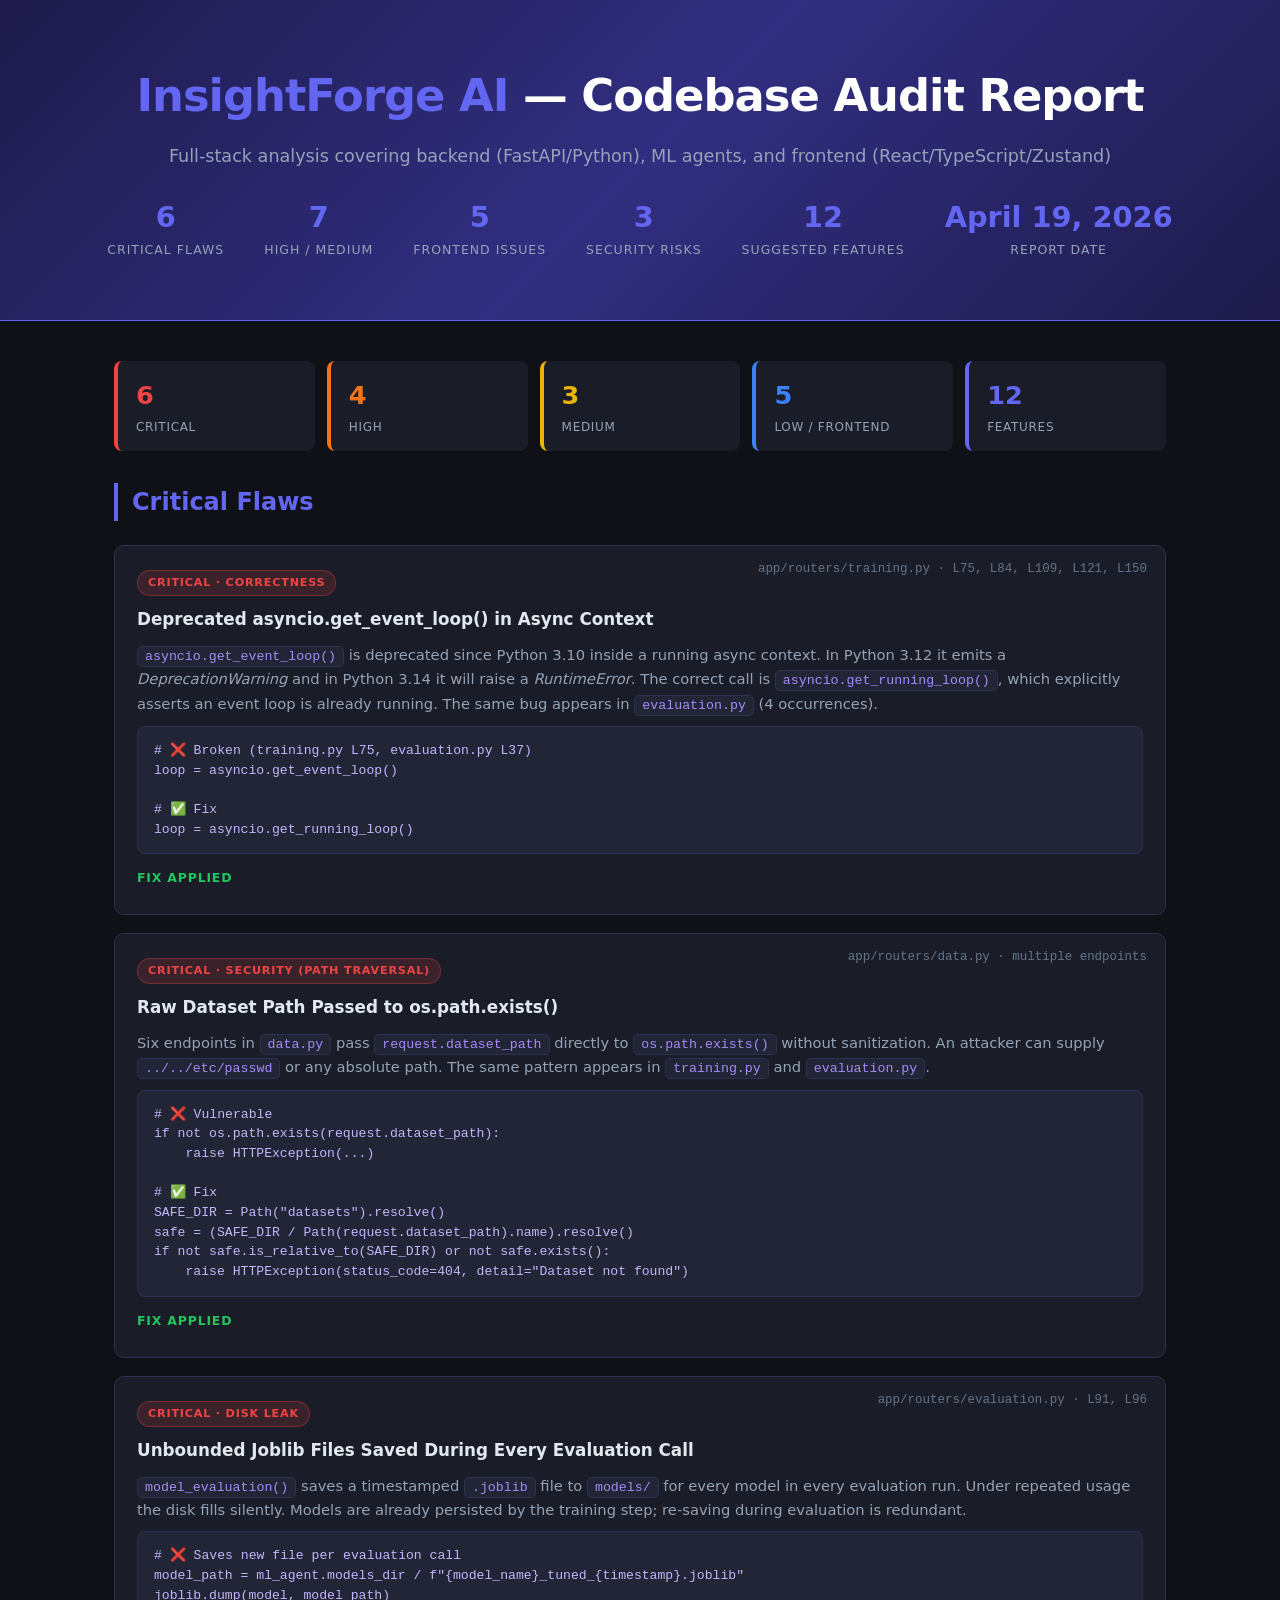
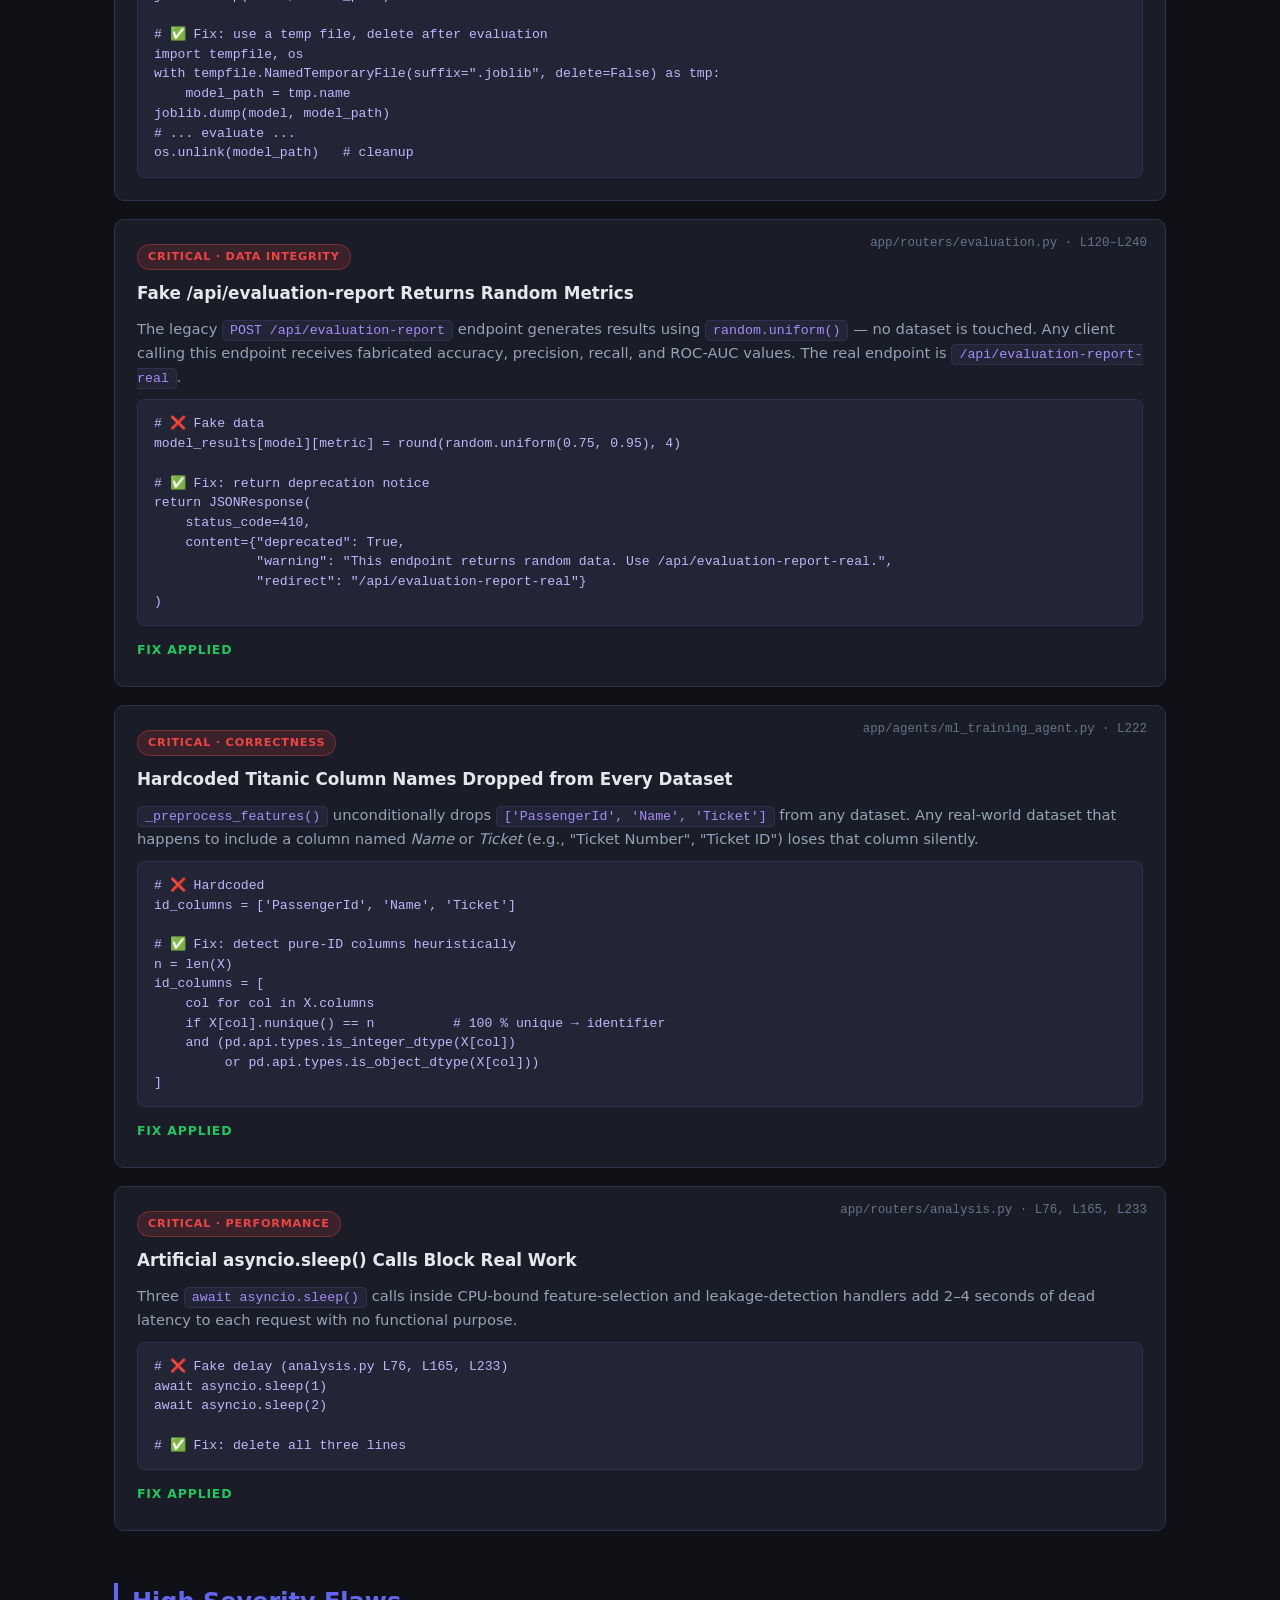
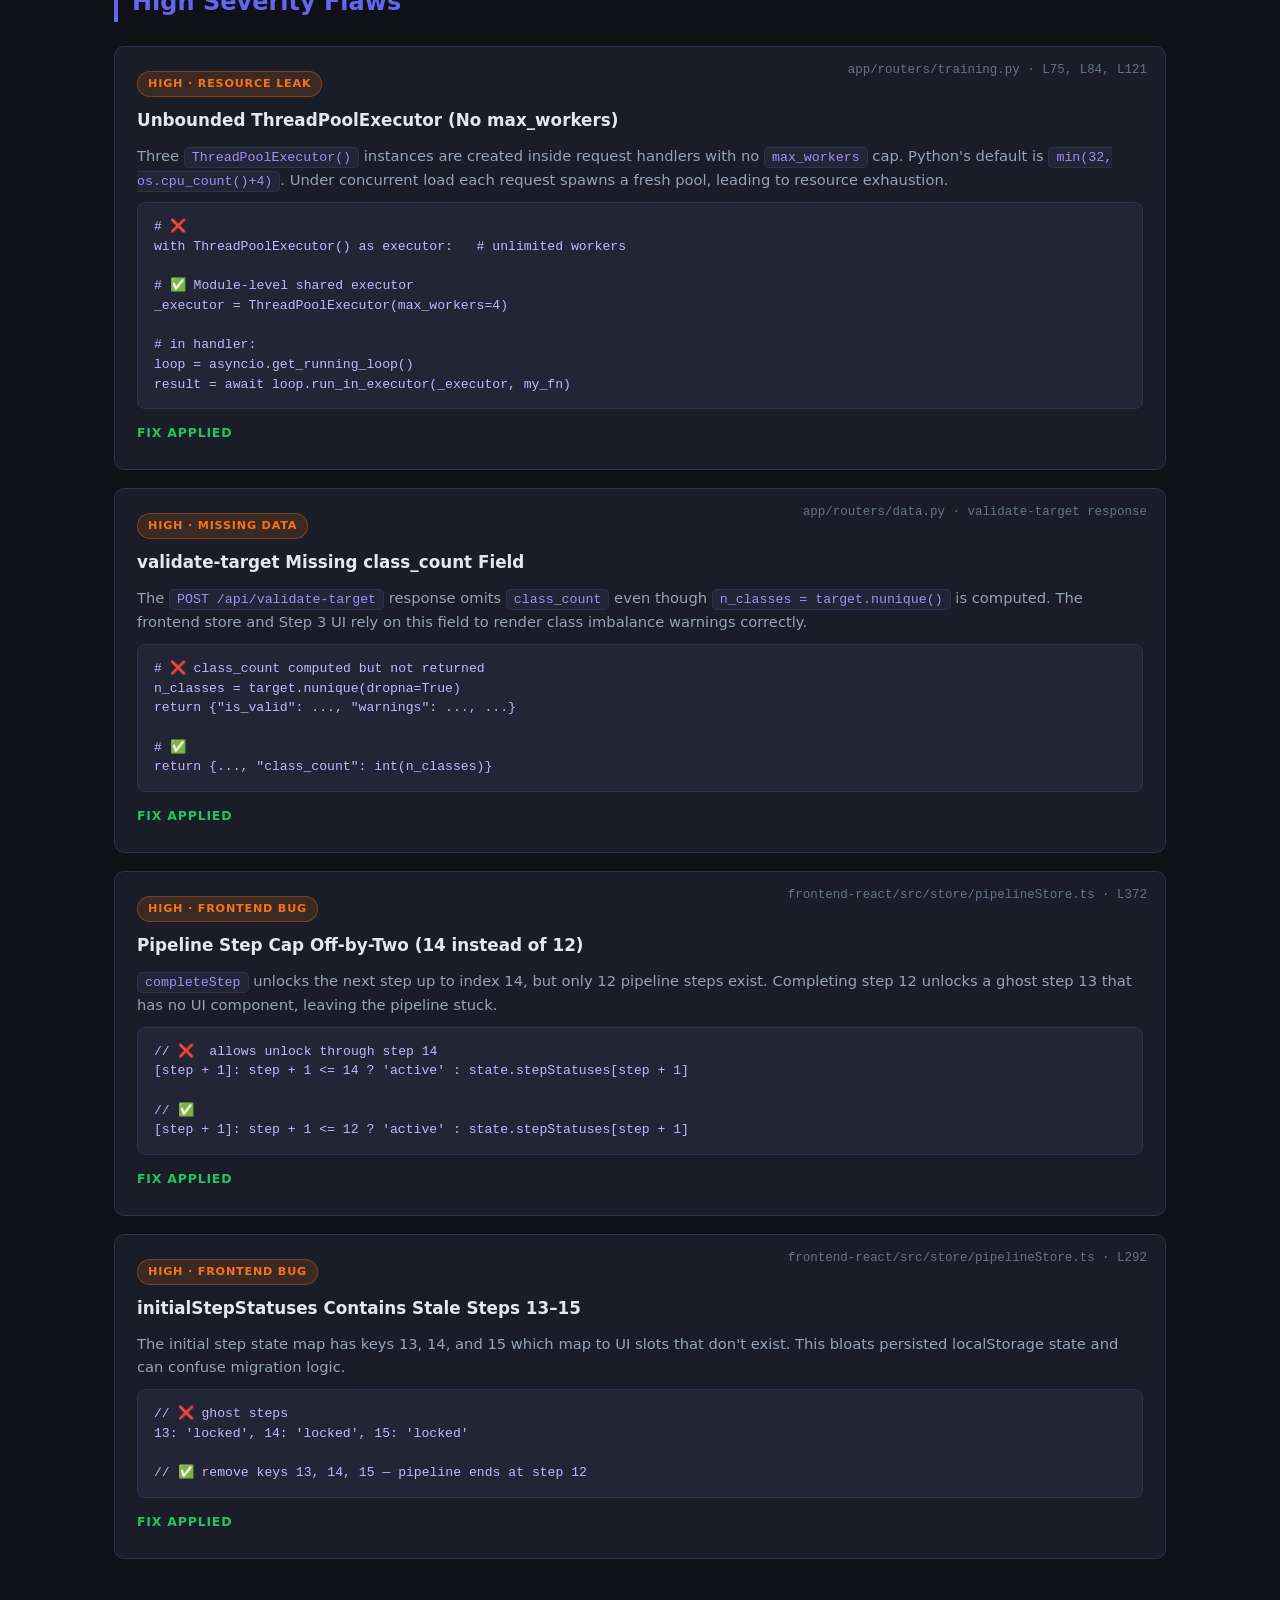
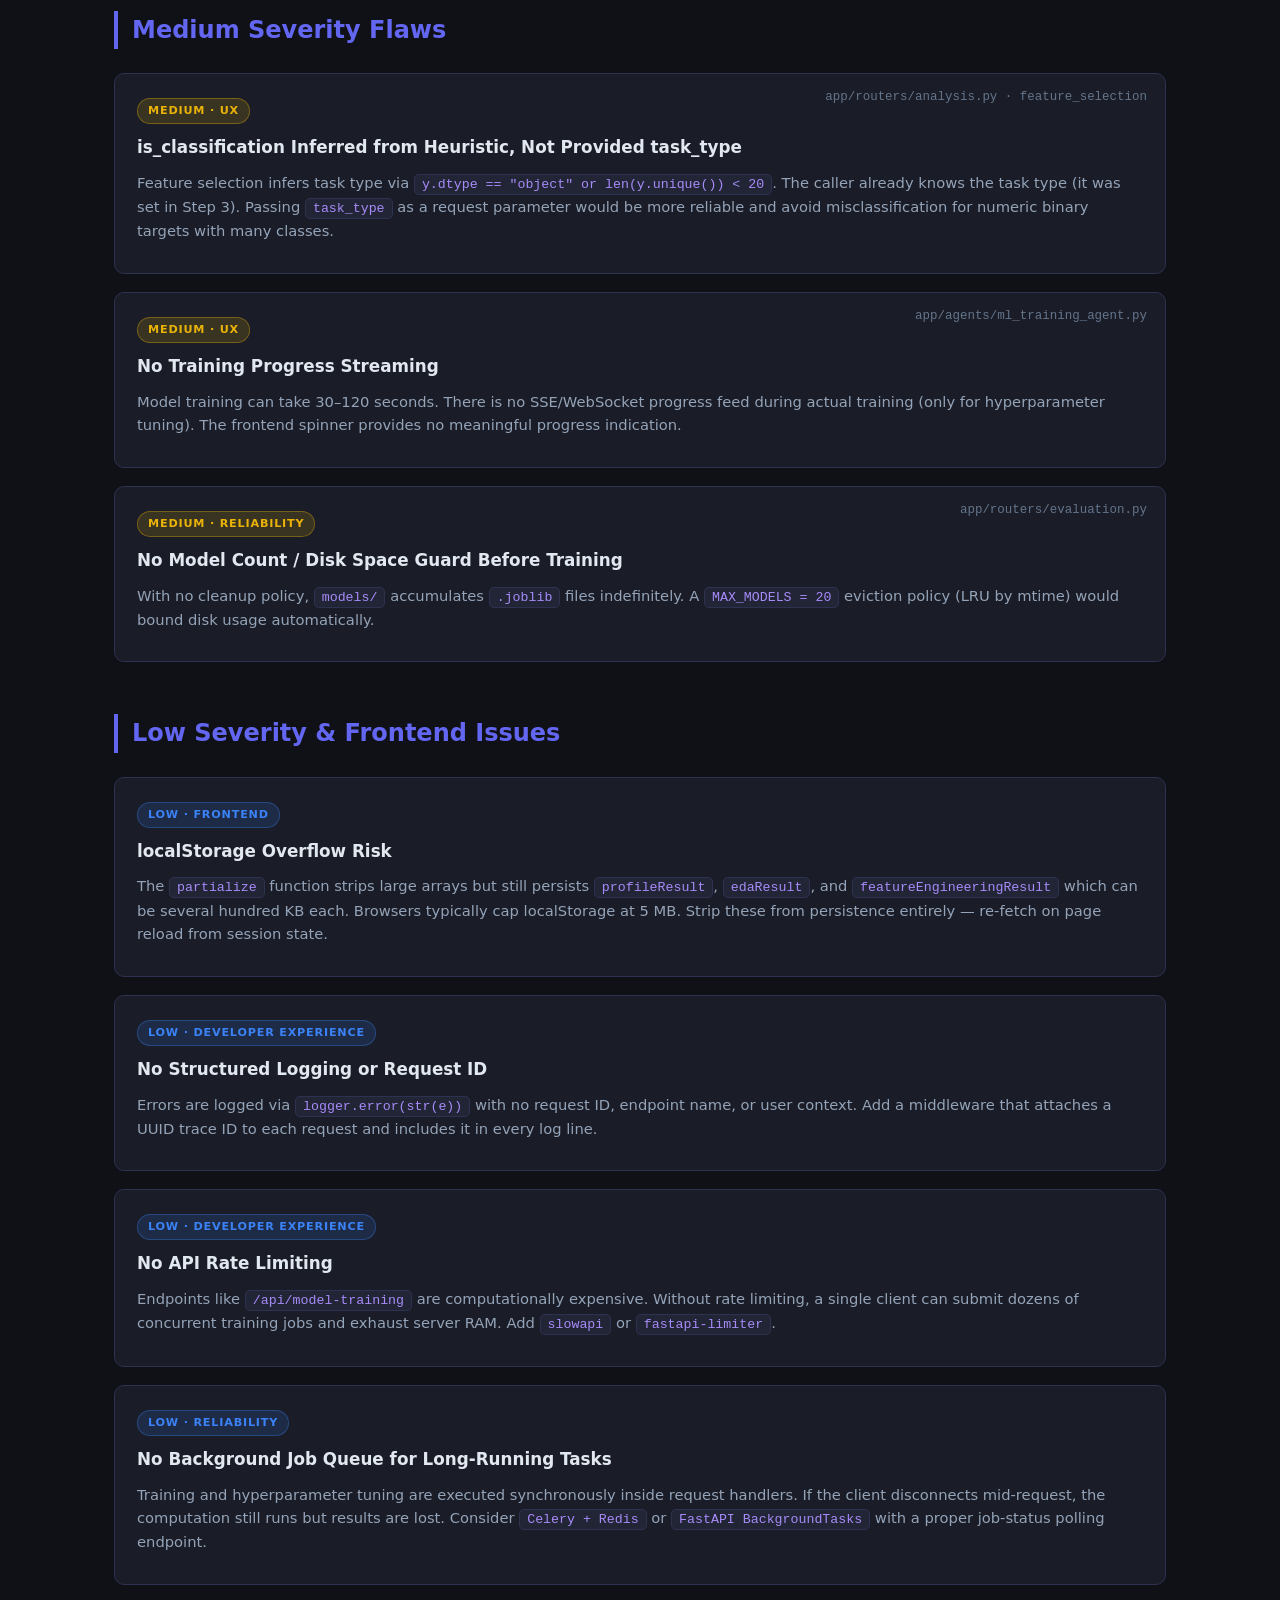
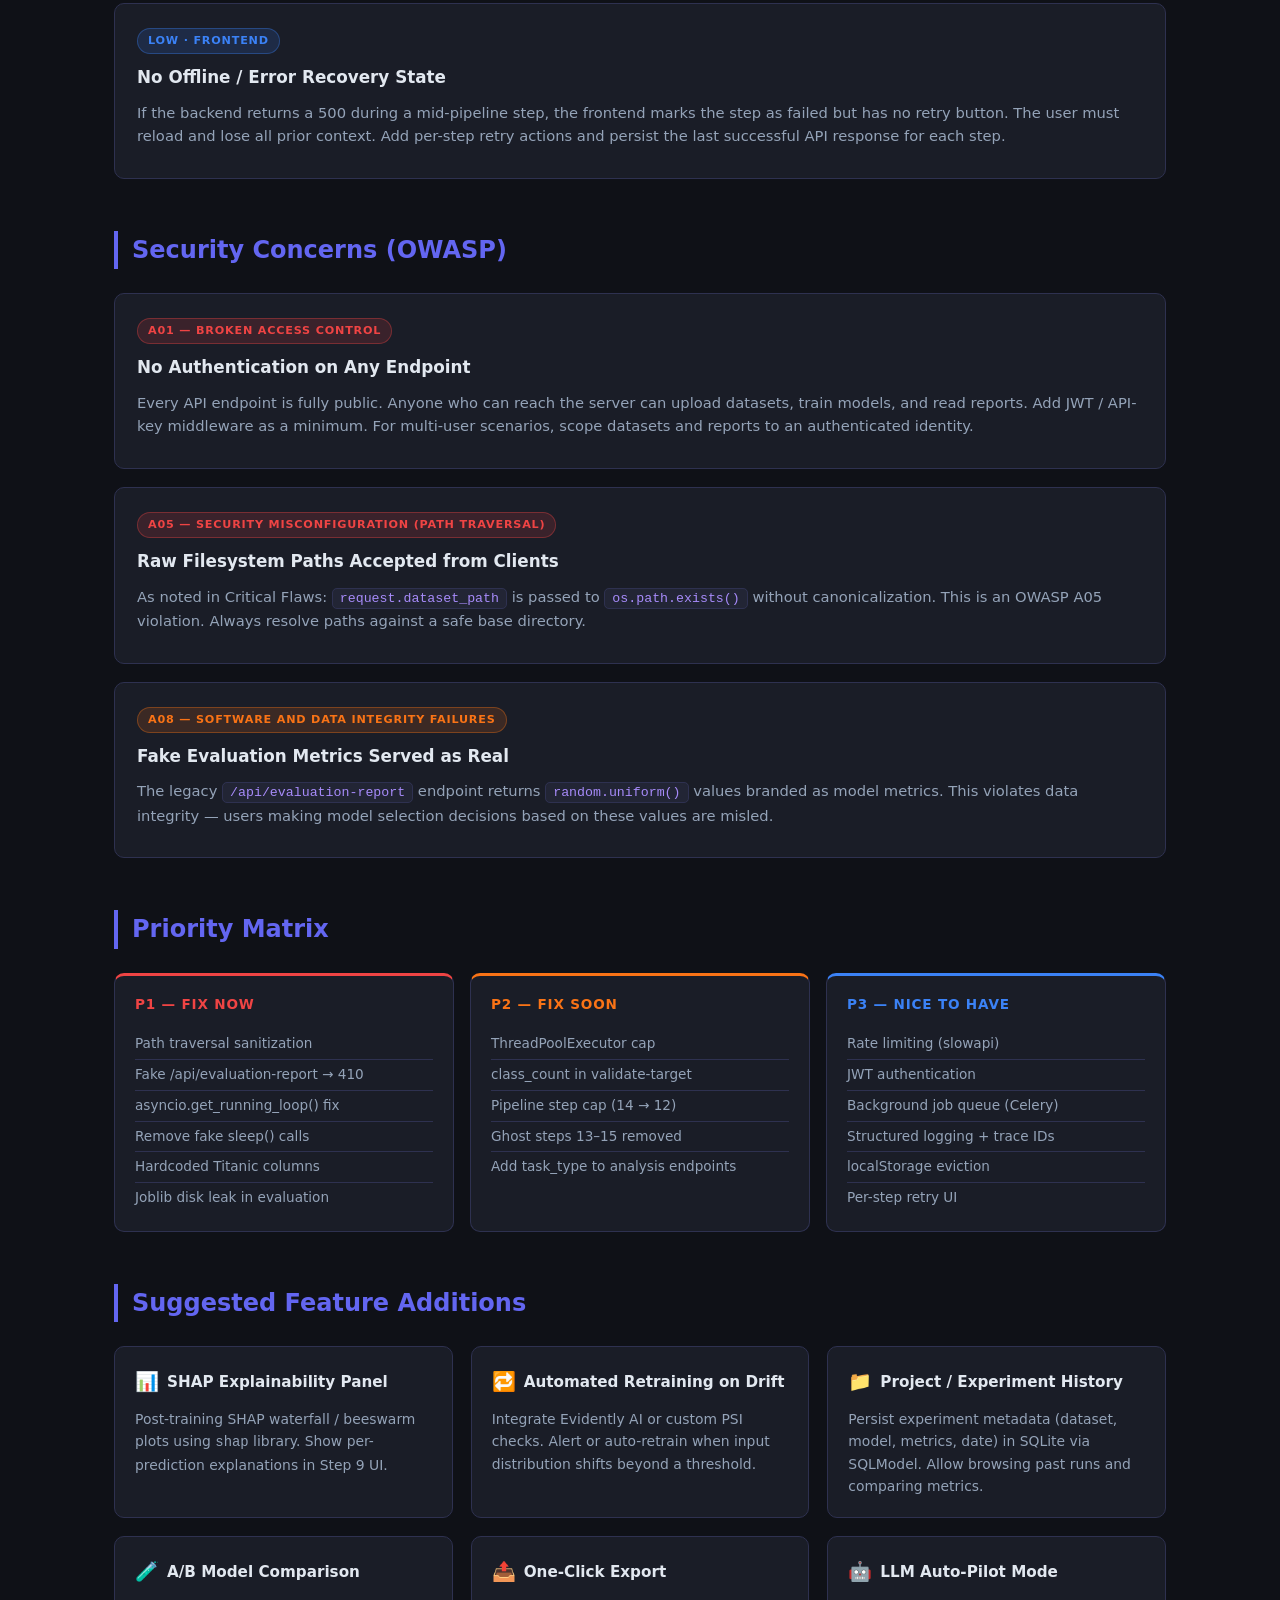
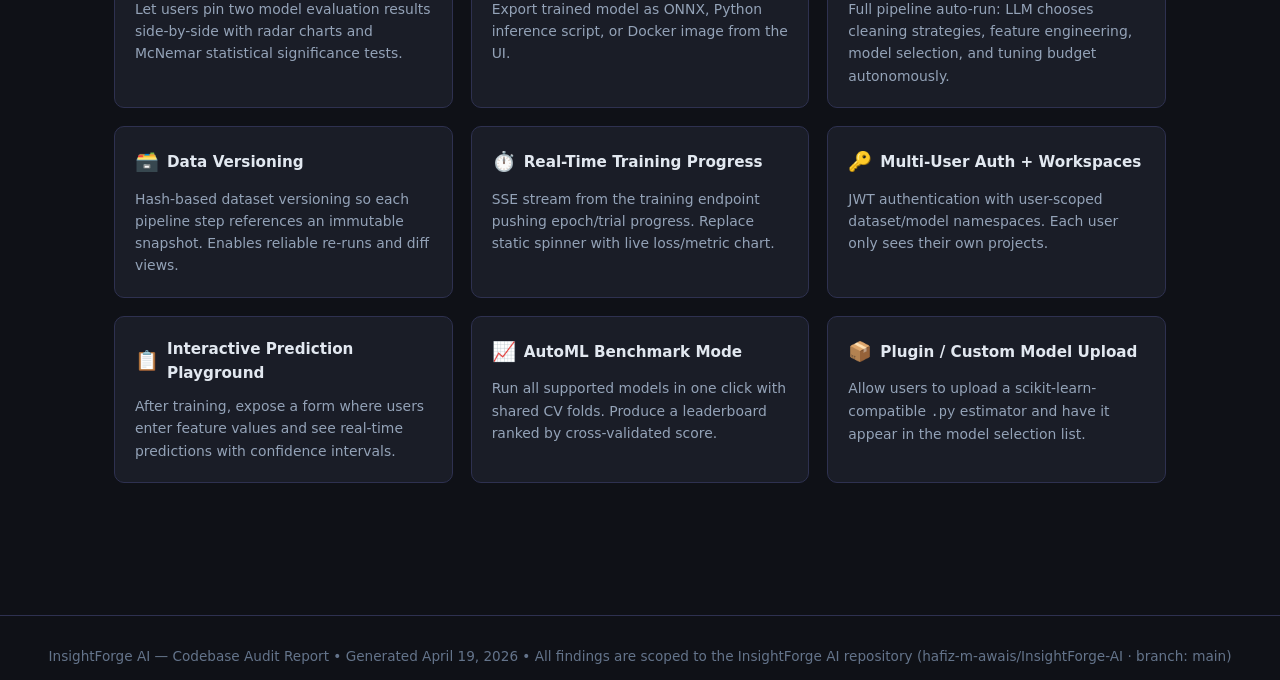
<file: insightforge_audit_report.html>
<!DOCTYPE html>
<html lang="en">
<head>
  <meta charset="UTF-8" />
  <meta name="viewport" content="width=device-width, initial-scale=1.0" />
  <title>InsightForge AI — Codebase Audit Report</title>
  <style>
    :root {
      --bg: #0f1117;
      --surface: #1a1d27;
      --surface2: #222535;
      --border: #2e3150;
      --accent: #6366f1;
      --accent2: #8b5cf6;
      --green: #22c55e;
      --yellow: #eab308;
      --red: #ef4444;
      --orange: #f97316;
      --blue: #3b82f6;
      --text: #e2e8f0;
      --text-muted: #94a3b8;
      --text-dim: #64748b;
    }
    * { box-sizing: border-box; margin: 0; padding: 0; }
    body { background: var(--bg); color: var(--text); font-family: 'Segoe UI', system-ui, sans-serif; line-height: 1.6; }

    /* ── Header ── */
    .hero {
      background: linear-gradient(135deg, #1e1b4b 0%, #312e81 50%, #1e1b4b 100%);
      border-bottom: 1px solid var(--accent);
      padding: 60px 40px;
      text-align: center;
    }
    .hero h1 { font-size: 2.8rem; font-weight: 700; color: #fff; letter-spacing: -1px; }
    .hero h1 span { color: var(--accent); }
    .hero p { color: var(--text-muted); font-size: 1.1rem; margin-top: 10px; }
    .meta-row { display: flex; justify-content: center; gap: 40px; margin-top: 24px; flex-wrap: wrap; }
    .meta-item { text-align: center; }
    .meta-item .val { font-size: 1.8rem; font-weight: 700; color: var(--accent); }
    .meta-item .lbl { font-size: 0.78rem; color: var(--text-muted); text-transform: uppercase; letter-spacing: 1px; }

    /* ── Layout ── */
    .container { max-width: 1100px; margin: 0 auto; padding: 40px 24px 80px; }
    section { margin-bottom: 52px; }
    h2 { font-size: 1.5rem; color: var(--accent); border-left: 4px solid var(--accent); padding-left: 14px; margin-bottom: 24px; }
    h3 { font-size: 1.05rem; color: var(--text); margin-bottom: 10px; font-weight: 600; }

    /* ── Cards ── */
    .card { background: var(--surface); border: 1px solid var(--border); border-radius: 10px; padding: 22px; margin-bottom: 18px; position: relative; }
    .card:hover { border-color: var(--accent); transition: border-color .2s; }
    .card .tag {
      display: inline-block; font-size: 0.7rem; font-weight: 700; padding: 3px 10px; border-radius: 99px;
      text-transform: uppercase; letter-spacing: .8px; margin-bottom: 10px;
    }
    .tag-critical { background: rgba(239,68,68,.15); color: var(--red); border: 1px solid rgba(239,68,68,.35); }
    .tag-high     { background: rgba(249,115,22,.15); color: var(--orange); border: 1px solid rgba(249,115,22,.35); }
    .tag-medium   { background: rgba(234,179,8,.15);  color: var(--yellow); border: 1px solid rgba(234,179,8,.35); }
    .tag-low      { background: rgba(59,130,246,.15); color: var(--blue);   border: 1px solid rgba(59,130,246,.35); }
    .tag-feature  { background: rgba(99,102,241,.15); color: var(--accent); border: 1px solid rgba(99,102,241,.35); }

    .card p { color: var(--text-muted); font-size: 0.92rem; margin-bottom: 8px; }
    .card code { background: var(--surface2); border: 1px solid var(--border); border-radius: 5px; padding: 2px 7px; font-size: 0.83rem; font-family: 'Consolas', monospace; color: #a78bfa; }
    .card pre { background: var(--surface2); border: 1px solid var(--border); border-radius: 8px; padding: 14px 16px; font-size: 0.82rem; font-family: 'Consolas', monospace; overflow-x: auto; color: #c4b5fd; margin-top: 10px; line-height: 1.5; }
    .fix-label { font-size: 0.78rem; color: var(--green); text-transform: uppercase; letter-spacing: .8px; font-weight: 700; margin-top: 14px; margin-bottom: 4px; }
    .file-ref { font-size: 0.78rem; color: var(--text-dim); font-family: 'Consolas', monospace; position: absolute; top: 14px; right: 18px; }

    /* ── Priority matrix ── */
    .matrix { display: grid; grid-template-columns: repeat(3, 1fr); gap: 16px; }
    .matrix-cell { background: var(--surface); border: 1px solid var(--border); border-radius: 10px; padding: 18px 20px; }
    .matrix-cell h4 { font-size: 0.85rem; text-transform: uppercase; letter-spacing: .8px; margin-bottom: 14px; }
    .matrix-cell ul { list-style: none; }
    .matrix-cell ul li { font-size: 0.85rem; color: var(--text-muted); padding: 4px 0; border-bottom: 1px solid var(--border); }
    .matrix-cell ul li:last-child { border: none; }
    .p1 { border-top: 3px solid var(--red); }
    .p2 { border-top: 3px solid var(--orange); }
    .p3 { border-top: 3px solid var(--blue); }

    /* ── Features grid ── */
    .feat-grid { display: grid; grid-template-columns: repeat(auto-fill, minmax(300px, 1fr)); gap: 18px; }
    .feat-card { background: var(--surface); border: 1px solid var(--border); border-radius: 10px; padding: 20px; }
    .feat-card h3 { font-size: 0.95rem; color: var(--text); display: flex; align-items: center; gap: 8px; }
    .feat-card h3 .icon { font-size: 1.2rem; }
    .feat-card p { font-size: 0.87rem; color: var(--text-muted); margin-top: 6px; }

    /* ── Summary bar ── */
    .summary-bar { display: flex; gap: 12px; flex-wrap: wrap; margin-bottom: 32px; }
    .sbar { flex: 1; min-width: 120px; background: var(--surface); border-radius: 8px; padding: 14px 18px; border-left: 4px solid; }
    .sbar .n { font-size: 1.6rem; font-weight: 700; }
    .sbar .l { font-size: 0.75rem; color: var(--text-muted); text-transform: uppercase; letter-spacing: .7px; margin-top: 2px; }
    .sbar-critical { border-color: var(--red); }    .sbar-critical .n { color: var(--red); }
    .sbar-high     { border-color: var(--orange); } .sbar-high .n     { color: var(--orange); }
    .sbar-medium   { border-color: var(--yellow); } .sbar-medium .n   { color: var(--yellow); }
    .sbar-low      { border-color: var(--blue); }   .sbar-low .n      { color: var(--blue); }
    .sbar-feature  { border-color: var(--accent); } .sbar-feature .n  { color: var(--accent); }

    footer { text-align: center; padding: 30px; color: var(--text-dim); font-size: 0.85rem; border-top: 1px solid var(--border); }
  </style>
</head>
<body>

<!-- ══════════════════════════ HERO ══════════════════════════ -->
<div class="hero">
  <h1><span>InsightForge AI</span> — Codebase Audit Report</h1>
  <p>Full-stack analysis covering backend (FastAPI/Python), ML agents, and frontend (React/TypeScript/Zustand)</p>
  <div class="meta-row">
    <div class="meta-item"><div class="val">6</div><div class="lbl">Critical Flaws</div></div>
    <div class="meta-item"><div class="val">7</div><div class="lbl">High / Medium</div></div>
    <div class="meta-item"><div class="val">5</div><div class="lbl">Frontend Issues</div></div>
    <div class="meta-item"><div class="val">3</div><div class="lbl">Security Risks</div></div>
    <div class="meta-item"><div class="val">12</div><div class="lbl">Suggested Features</div></div>
    <div class="meta-item"><div class="val">April 19, 2026</div><div class="lbl">Report Date</div></div>
  </div>
</div>

<div class="container">

  <!-- ═══════════════════ SUMMARY COUNTS ═══════════════════ -->
  <div class="summary-bar">
    <div class="sbar sbar-critical"><div class="n">6</div><div class="l">Critical</div></div>
    <div class="sbar sbar-high"><div class="n">4</div><div class="l">High</div></div>
    <div class="sbar sbar-medium"><div class="n">3</div><div class="l">Medium</div></div>
    <div class="sbar sbar-low"><div class="n">5</div><div class="l">Low / Frontend</div></div>
    <div class="sbar sbar-feature"><div class="n">12</div><div class="l">Features</div></div>
  </div>

  <!-- ═══════════════════ CRITICAL FLAWS ═══════════════════ -->
  <section>
    <h2>Critical Flaws</h2>

    <div class="card">
      <span class="file-ref">app/routers/training.py · L75, L84, L109, L121, L150</span>
      <span class="tag tag-critical">Critical · Correctness</span>
      <h3>Deprecated asyncio.get_event_loop() in Async Context</h3>
      <p>
        <code>asyncio.get_event_loop()</code> is deprecated since Python 3.10 inside a running async context.
        In Python 3.12 it emits a <em>DeprecationWarning</em> and in Python 3.14 it will raise a <em>RuntimeError</em>.
        The correct call is <code>asyncio.get_running_loop()</code>, which explicitly asserts an event loop is already running.
        The same bug appears in <code>evaluation.py</code> (4 occurrences).
      </p>
      <pre>
# ❌ Broken (training.py L75, evaluation.py L37)
loop = asyncio.get_event_loop()

# ✅ Fix
loop = asyncio.get_running_loop()</pre>
      <div class="fix-label">Fix Applied</div>
    </div>

    <div class="card">
      <span class="file-ref">app/routers/data.py · multiple endpoints</span>
      <span class="tag tag-critical">Critical · Security (Path Traversal)</span>
      <h3>Raw Dataset Path Passed to os.path.exists()</h3>
      <p>
        Six endpoints in <code>data.py</code> pass <code>request.dataset_path</code> directly to
        <code>os.path.exists()</code> without sanitization. An attacker can supply
        <code>../../etc/passwd</code> or any absolute path. The same pattern appears in
        <code>training.py</code> and <code>evaluation.py</code>.
      </p>
      <pre>
# ❌ Vulnerable
if not os.path.exists(request.dataset_path):
    raise HTTPException(...)

# ✅ Fix
SAFE_DIR = Path("datasets").resolve()
safe = (SAFE_DIR / Path(request.dataset_path).name).resolve()
if not safe.is_relative_to(SAFE_DIR) or not safe.exists():
    raise HTTPException(status_code=404, detail="Dataset not found")</pre>
      <div class="fix-label">Fix Applied</div>
    </div>

    <div class="card">
      <span class="file-ref">app/routers/evaluation.py · L91, L96</span>
      <span class="tag tag-critical">Critical · Disk Leak</span>
      <h3>Unbounded Joblib Files Saved During Every Evaluation Call</h3>
      <p>
        <code>model_evaluation()</code> saves a timestamped <code>.joblib</code> file to
        <code>models/</code> for every model in every evaluation run. Under repeated usage the disk
        fills silently. Models are already persisted by the training step; re-saving during
        evaluation is redundant.
      </p>
      <pre>
# ❌ Saves new file per evaluation call
model_path = ml_agent.models_dir / f"{model_name}_tuned_{timestamp}.joblib"
joblib.dump(model, model_path)

# ✅ Fix: use a temp file, delete after evaluation
import tempfile, os
with tempfile.NamedTemporaryFile(suffix=".joblib", delete=False) as tmp:
    model_path = tmp.name
joblib.dump(model, model_path)
# ... evaluate ...
os.unlink(model_path)   # cleanup</pre>
    </div>

    <div class="card">
      <span class="file-ref">app/routers/evaluation.py · L120–L240</span>
      <span class="tag tag-critical">Critical · Data Integrity</span>
      <h3>Fake /api/evaluation-report Returns Random Metrics</h3>
      <p>
        The legacy <code>POST /api/evaluation-report</code> endpoint generates results using
        <code>random.uniform()</code> — no dataset is touched.
        Any client calling this endpoint receives fabricated accuracy, precision, recall, and ROC-AUC values.
        The real endpoint is <code>/api/evaluation-report-real</code>.
      </p>
      <pre>
# ❌ Fake data
model_results[model][metric] = round(random.uniform(0.75, 0.95), 4)

# ✅ Fix: return deprecation notice
return JSONResponse(
    status_code=410,
    content={"deprecated": True,
             "warning": "This endpoint returns random data. Use /api/evaluation-report-real.",
             "redirect": "/api/evaluation-report-real"}
)</pre>
      <div class="fix-label">Fix Applied</div>
    </div>

    <div class="card">
      <span class="file-ref">app/agents/ml_training_agent.py · L222</span>
      <span class="tag tag-critical">Critical · Correctness</span>
      <h3>Hardcoded Titanic Column Names Dropped from Every Dataset</h3>
      <p>
        <code>_preprocess_features()</code> unconditionally drops
        <code>['PassengerId', 'Name', 'Ticket']</code> from any dataset.
        Any real-world dataset that happens to include a column named <em>Name</em> or <em>Ticket</em>
        (e.g., "Ticket Number", "Ticket ID") loses that column silently.
      </p>
      <pre>
# ❌ Hardcoded
id_columns = ['PassengerId', 'Name', 'Ticket']

# ✅ Fix: detect pure-ID columns heuristically
n = len(X)
id_columns = [
    col for col in X.columns
    if X[col].nunique() == n          # 100 % unique → identifier
    and (pd.api.types.is_integer_dtype(X[col])
         or pd.api.types.is_object_dtype(X[col]))
]</pre>
      <div class="fix-label">Fix Applied</div>
    </div>

    <div class="card">
      <span class="file-ref">app/routers/analysis.py · L76, L165, L233</span>
      <span class="tag tag-critical">Critical · Performance</span>
      <h3>Artificial asyncio.sleep() Calls Block Real Work</h3>
      <p>
        Three <code>await asyncio.sleep()</code> calls inside CPU-bound feature-selection and
        leakage-detection handlers add 2–4 seconds of dead latency to each request with no
        functional purpose.
      </p>
      <pre>
# ❌ Fake delay (analysis.py L76, L165, L233)
await asyncio.sleep(1)
await asyncio.sleep(2)

# ✅ Fix: delete all three lines</pre>
      <div class="fix-label">Fix Applied</div>
    </div>
  </section>

  <!-- ═══════════════════ HIGH SEVERITY ═══════════════════ -->
  <section>
    <h2>High Severity Flaws</h2>

    <div class="card">
      <span class="file-ref">app/routers/training.py · L75, L84, L121</span>
      <span class="tag tag-high">High · Resource Leak</span>
      <h3>Unbounded ThreadPoolExecutor (No max_workers)</h3>
      <p>
        Three <code>ThreadPoolExecutor()</code> instances are created inside request handlers with no
        <code>max_workers</code> cap. Python's default is <code>min(32, os.cpu_count()+4)</code>.
        Under concurrent load each request spawns a fresh pool, leading to resource exhaustion.
      </p>
      <pre>
# ❌
with ThreadPoolExecutor() as executor:   # unlimited workers

# ✅ Module-level shared executor
_executor = ThreadPoolExecutor(max_workers=4)

# in handler:
loop = asyncio.get_running_loop()
result = await loop.run_in_executor(_executor, my_fn)</pre>
      <div class="fix-label">Fix Applied</div>
    </div>

    <div class="card">
      <span class="file-ref">app/routers/data.py · validate-target response</span>
      <span class="tag tag-high">High · Missing Data</span>
      <h3>validate-target Missing class_count Field</h3>
      <p>
        The <code>POST /api/validate-target</code> response omits <code>class_count</code> even
        though <code>n_classes = target.nunique()</code> is computed. The frontend store and Step 3
        UI rely on this field to render class imbalance warnings correctly.
      </p>
      <pre>
# ❌ class_count computed but not returned
n_classes = target.nunique(dropna=True)
return {"is_valid": ..., "warnings": ..., ...}

# ✅
return {..., "class_count": int(n_classes)}</pre>
      <div class="fix-label">Fix Applied</div>
    </div>

    <div class="card">
      <span class="file-ref">frontend-react/src/store/pipelineStore.ts · L372</span>
      <span class="tag tag-high">High · Frontend Bug</span>
      <h3>Pipeline Step Cap Off-by-Two (14 instead of 12)</h3>
      <p>
        <code>completeStep</code> unlocks the next step up to index 14, but only 12 pipeline steps
        exist. Completing step 12 unlocks a ghost step 13 that has no UI component, leaving the
        pipeline stuck.
      </p>
      <pre>
// ❌  allows unlock through step 14
[step + 1]: step + 1 &lt;= 14 ? 'active' : state.stepStatuses[step + 1]

// ✅
[step + 1]: step + 1 &lt;= 12 ? 'active' : state.stepStatuses[step + 1]</pre>
      <div class="fix-label">Fix Applied</div>
    </div>

    <div class="card">
      <span class="file-ref">frontend-react/src/store/pipelineStore.ts · L292</span>
      <span class="tag tag-high">High · Frontend Bug</span>
      <h3>initialStepStatuses Contains Stale Steps 13–15</h3>
      <p>
        The initial step state map has keys 13, 14, and 15 which map to UI slots that don't exist.
        This bloats persisted localStorage state and can confuse migration logic.
      </p>
      <pre>
// ❌ ghost steps
13: 'locked', 14: 'locked', 15: 'locked'

// ✅ remove keys 13, 14, 15 — pipeline ends at step 12</pre>
      <div class="fix-label">Fix Applied</div>
    </div>
  </section>

  <!-- ═══════════════════ MEDIUM SEVERITY ═══════════════════ -->
  <section>
    <h2>Medium Severity Flaws</h2>

    <div class="card">
      <span class="file-ref">app/routers/analysis.py · feature_selection</span>
      <span class="tag tag-medium">Medium · UX</span>
      <h3>is_classification Inferred from Heuristic, Not Provided task_type</h3>
      <p>
        Feature selection infers task type via <code>y.dtype == "object" or len(y.unique()) &lt; 20</code>.
        The caller already knows the task type (it was set in Step 3). Passing <code>task_type</code>
        as a request parameter would be more reliable and avoid misclassification for numeric
        binary targets with many classes.
      </p>
    </div>

    <div class="card">
      <span class="file-ref">app/agents/ml_training_agent.py</span>
      <span class="tag tag-medium">Medium · UX</span>
      <h3>No Training Progress Streaming</h3>
      <p>
        Model training can take 30–120 seconds. There is no SSE/WebSocket progress feed during
        actual training (only for hyperparameter tuning). The frontend spinner provides no
        meaningful progress indication.
      </p>
    </div>

    <div class="card">
      <span class="file-ref">app/routers/evaluation.py</span>
      <span class="tag tag-medium">Medium · Reliability</span>
      <h3>No Model Count / Disk Space Guard Before Training</h3>
      <p>
        With no cleanup policy, <code>models/</code> accumulates <code>.joblib</code> files
        indefinitely. A <code>MAX_MODELS = 20</code> eviction policy (LRU by mtime) would bound
        disk usage automatically.
      </p>
    </div>
  </section>

  <!-- ═══════════════════ LOW / FRONTEND ═══════════════════ -->
  <section>
    <h2>Low Severity &amp; Frontend Issues</h2>

    <div class="card">
      <span class="tag tag-low">Low · Frontend</span>
      <h3>localStorage Overflow Risk</h3>
      <p>
        The <code>partialize</code> function strips large arrays but still persists
        <code>profileResult</code>, <code>edaResult</code>, and <code>featureEngineeringResult</code>
        which can be several hundred KB each. Browsers typically cap localStorage at 5 MB.
        Strip these from persistence entirely — re-fetch on page reload from session state.
      </p>
    </div>

    <div class="card">
      <span class="tag tag-low">Low · Developer Experience</span>
      <h3>No Structured Logging or Request ID</h3>
      <p>
        Errors are logged via <code>logger.error(str(e))</code> with no request ID, endpoint name,
        or user context. Add a middleware that attaches a UUID trace ID to each request and includes
        it in every log line.
      </p>
    </div>

    <div class="card">
      <span class="tag tag-low">Low · Developer Experience</span>
      <h3>No API Rate Limiting</h3>
      <p>
        Endpoints like <code>/api/model-training</code> are computationally expensive.
        Without rate limiting, a single client can submit dozens of concurrent training jobs and
        exhaust server RAM. Add <code>slowapi</code> or <code>fastapi-limiter</code>.
      </p>
    </div>

    <div class="card">
      <span class="tag tag-low">Low · Reliability</span>
      <h3>No Background Job Queue for Long-Running Tasks</h3>
      <p>
        Training and hyperparameter tuning are executed synchronously inside request handlers.
        If the client disconnects mid-request, the computation still runs but results are lost.
        Consider <code>Celery + Redis</code> or <code>FastAPI BackgroundTasks</code> with a proper
        job-status polling endpoint.
      </p>
    </div>

    <div class="card">
      <span class="tag tag-low">Low · Frontend</span>
      <h3>No Offline / Error Recovery State</h3>
      <p>
        If the backend returns a 500 during a mid-pipeline step, the frontend marks the step as
        failed but has no retry button. The user must reload and lose all prior context. Add
        per-step retry actions and persist the last successful API response for each step.
      </p>
    </div>
  </section>

  <!-- ═══════════════════ SECURITY SUMMARY ═══════════════════ -->
  <section>
    <h2>Security Concerns (OWASP)</h2>

    <div class="card">
      <span class="tag tag-critical">A01 — Broken Access Control</span>
      <h3>No Authentication on Any Endpoint</h3>
      <p>
        Every API endpoint is fully public. Anyone who can reach the server can upload datasets,
        train models, and read reports. Add JWT / API-key middleware as a minimum. For
        multi-user scenarios, scope datasets and reports to an authenticated identity.
      </p>
    </div>

    <div class="card">
      <span class="tag tag-critical">A05 — Security Misconfiguration (Path Traversal)</span>
      <h3>Raw Filesystem Paths Accepted from Clients</h3>
      <p>
        As noted in Critical Flaws: <code>request.dataset_path</code> is passed to
        <code>os.path.exists()</code> without canonicalization. This is an OWASP A05 violation.
        Always resolve paths against a safe base directory.
      </p>
    </div>

    <div class="card">
      <span class="tag tag-high">A08 — Software and Data Integrity Failures</span>
      <h3>Fake Evaluation Metrics Served as Real</h3>
      <p>
        The legacy <code>/api/evaluation-report</code> endpoint returns
        <code>random.uniform()</code> values branded as model metrics. This violates data
        integrity — users making model selection decisions based on these values are misled.
      </p>
    </div>
  </section>

  <!-- ═══════════════════ PRIORITY MATRIX ═══════════════════ -->
  <section>
    <h2>Priority Matrix</h2>
    <div class="matrix">
      <div class="matrix-cell p1">
        <h4 style="color:var(--red)">P1 — Fix Now</h4>
        <ul>
          <li>Path traversal sanitization</li>
          <li>Fake /api/evaluation-report → 410</li>
          <li>asyncio.get_running_loop() fix</li>
          <li>Remove fake sleep() calls</li>
          <li>Hardcoded Titanic columns</li>
          <li>Joblib disk leak in evaluation</li>
        </ul>
      </div>
      <div class="matrix-cell p2">
        <h4 style="color:var(--orange)">P2 — Fix Soon</h4>
        <ul>
          <li>ThreadPoolExecutor cap</li>
          <li>class_count in validate-target</li>
          <li>Pipeline step cap (14 → 12)</li>
          <li>Ghost steps 13–15 removed</li>
          <li>Add task_type to analysis endpoints</li>
        </ul>
      </div>
      <div class="matrix-cell p3">
        <h4 style="color:var(--blue)">P3 — Nice to Have</h4>
        <ul>
          <li>Rate limiting (slowapi)</li>
          <li>JWT authentication</li>
          <li>Background job queue (Celery)</li>
          <li>Structured logging + trace IDs</li>
          <li>localStorage eviction</li>
          <li>Per-step retry UI</li>
        </ul>
      </div>
    </div>
  </section>

  <!-- ═══════════════════ SUGGESTED FEATURES ═══════════════════ -->
  <section>
    <h2>Suggested Feature Additions</h2>
    <div class="feat-grid">

      <div class="feat-card">
        <h3><span class="icon">📊</span> SHAP Explainability Panel</h3>
        <p>Post-training SHAP waterfall / beeswarm plots using <code>shap</code> library. Show per-prediction explanations in Step 9 UI.</p>
      </div>

      <div class="feat-card">
        <h3><span class="icon">🔁</span> Automated Retraining on Drift</h3>
        <p>Integrate Evidently AI or custom PSI checks. Alert or auto-retrain when input distribution shifts beyond a threshold.</p>
      </div>

      <div class="feat-card">
        <h3><span class="icon">📁</span> Project / Experiment History</h3>
        <p>Persist experiment metadata (dataset, model, metrics, date) in SQLite via SQLModel. Allow browsing past runs and comparing metrics.</p>
      </div>

      <div class="feat-card">
        <h3><span class="icon">🧪</span> A/B Model Comparison</h3>
        <p>Let users pin two model evaluation results side-by-side with radar charts and McNemar statistical significance tests.</p>
      </div>

      <div class="feat-card">
        <h3><span class="icon">📤</span> One-Click Export</h3>
        <p>Export trained model as ONNX, Python inference script, or Docker image from the UI.</p>
      </div>

      <div class="feat-card">
        <h3><span class="icon">🤖</span> LLM Auto-Pilot Mode</h3>
        <p>Full pipeline auto-run: LLM chooses cleaning strategies, feature engineering, model selection, and tuning budget autonomously.</p>
      </div>

      <div class="feat-card">
        <h3><span class="icon">🗃️</span> Data Versioning</h3>
        <p>Hash-based dataset versioning so each pipeline step references an immutable snapshot. Enables reliable re-runs and diff views.</p>
      </div>

      <div class="feat-card">
        <h3><span class="icon">⏱️</span> Real-Time Training Progress</h3>
        <p>SSE stream from the training endpoint pushing epoch/trial progress. Replace static spinner with live loss/metric chart.</p>
      </div>

      <div class="feat-card">
        <h3><span class="icon">🔑</span> Multi-User Auth + Workspaces</h3>
        <p>JWT authentication with user-scoped dataset/model namespaces. Each user only sees their own projects.</p>
      </div>

      <div class="feat-card">
        <h3><span class="icon">📋</span> Interactive Prediction Playground</h3>
        <p>After training, expose a form where users enter feature values and see real-time predictions with confidence intervals.</p>
      </div>

      <div class="feat-card">
        <h3><span class="icon">📈</span> AutoML Benchmark Mode</h3>
        <p>Run all supported models in one click with shared CV folds. Produce a leaderboard ranked by cross-validated score.</p>
      </div>

      <div class="feat-card">
        <h3><span class="icon">📦</span> Plugin / Custom Model Upload</h3>
        <p>Allow users to upload a scikit-learn-compatible <code>.py</code> estimator and have it appear in the model selection list.</p>
      </div>

    </div>
  </section>

</div>

<footer>
  InsightForge AI — Codebase Audit Report &bull; Generated April 19, 2026 &bull; All findings are scoped to the InsightForge AI repository (hafiz-m-awais/InsightForge-AI · branch: main)
</footer>

</body>
</html>
</file>
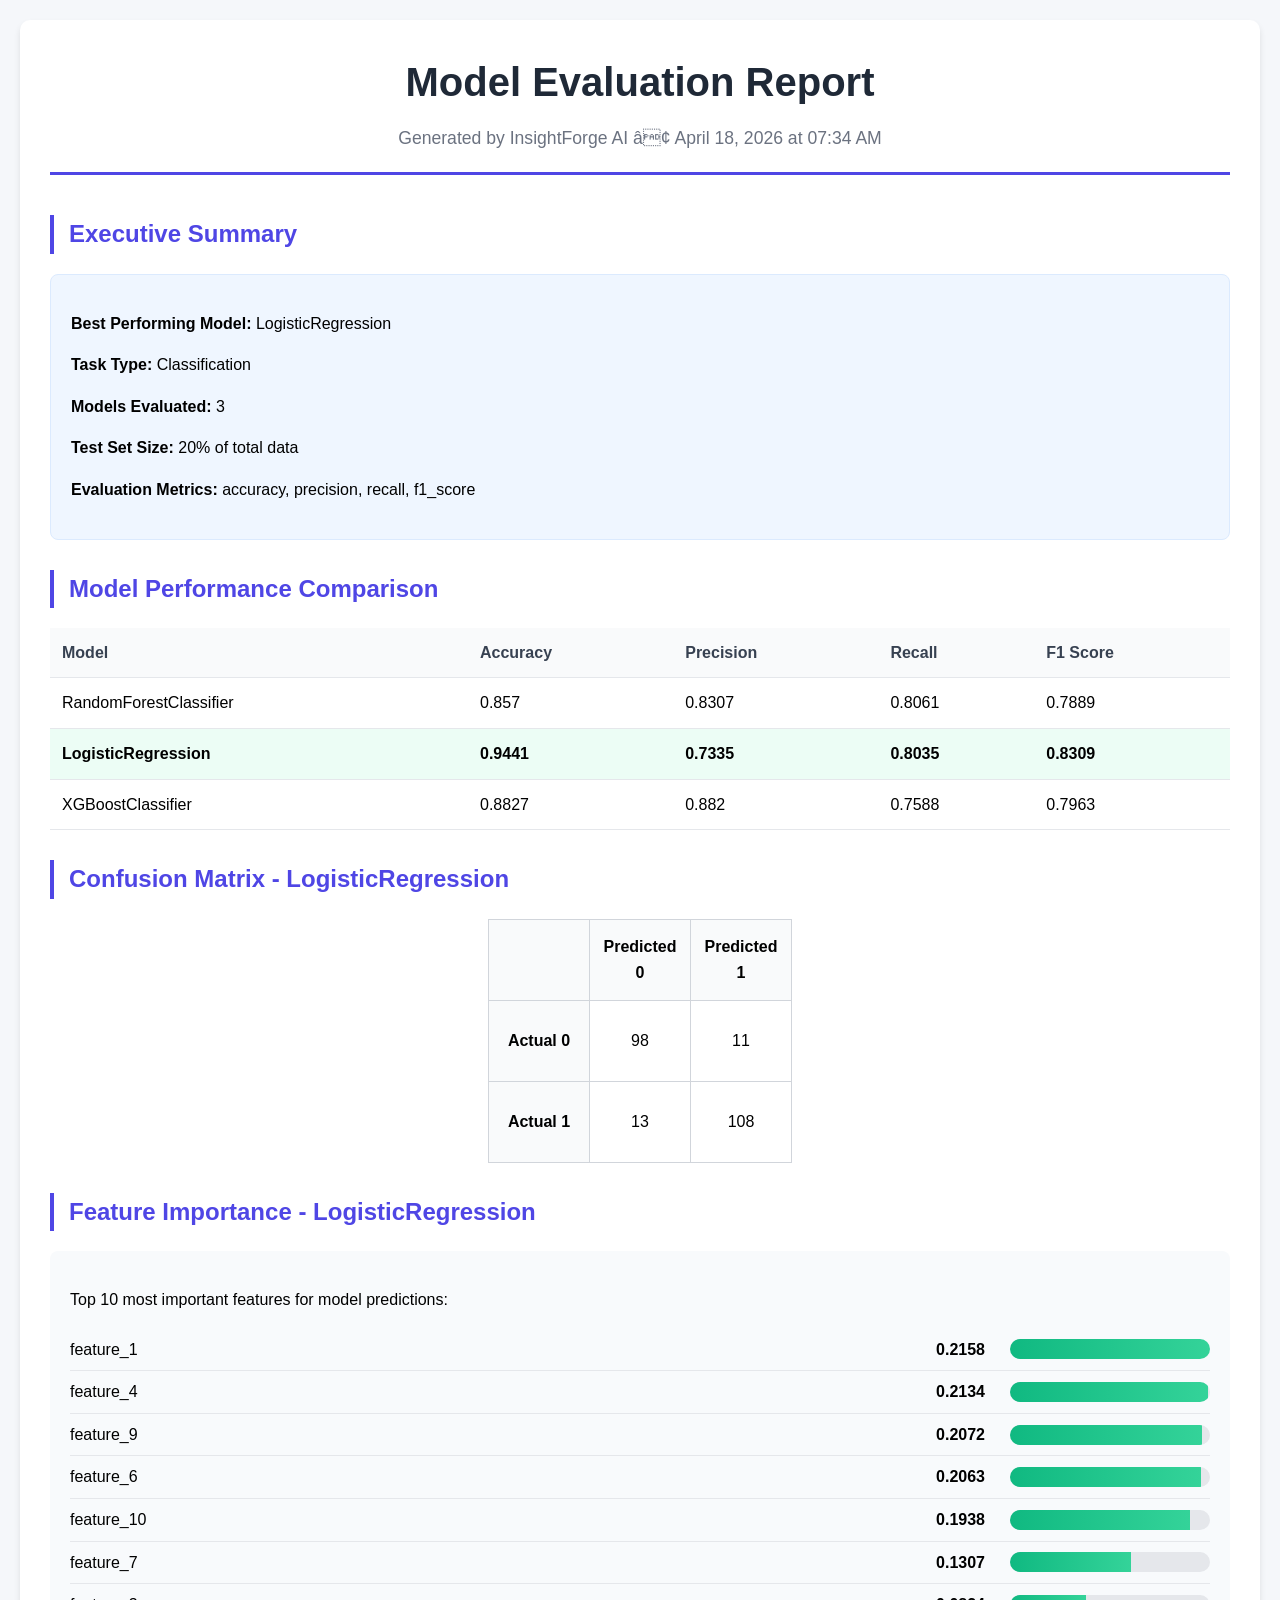
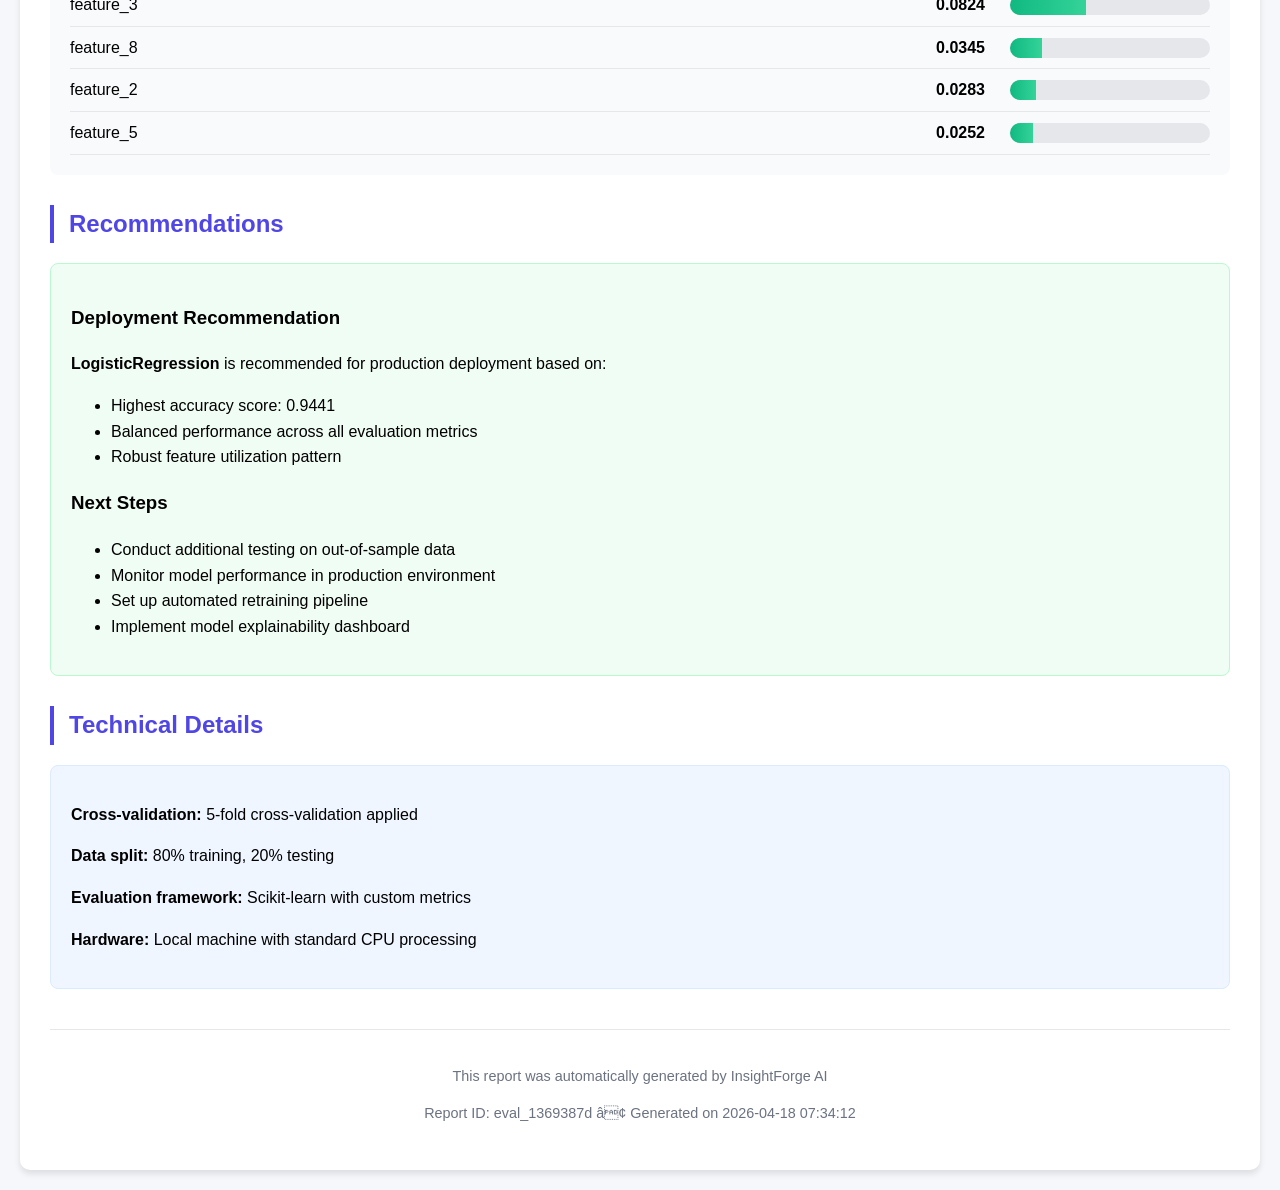
<file: tests/test_report.html>
﻿
<!DOCTYPE html>
<html lang="en">
<head>
    <meta charset="UTF-8">
    <meta name="viewport" content="width=device-width, initial-scale=1.0">
    <title>Model Evaluation Report</title>
    <style>
        body {
            font-family: 'Segoe UI', Tahoma, Geneva, Verdana, sans-serif;
            line-height: 1.6;
            margin: 0;
            padding: 20px;
            background-color: #f5f7fa;
        }
        .container {
            max-width: 1200px;
            margin: 0 auto;
            background: white;
            padding: 30px;
            border-radius: 10px;
            box-shadow: 0 4px 6px rgba(0, 0, 0, 0.1);
        }
        .header {
            text-align: center;
            margin-bottom: 40px;
            padding-bottom: 20px;
            border-bottom: 3px solid #4f46e5;
        }
        .header h1 {
            color: #1f2937;
            margin: 0;
            font-size: 2.5em;
        }
        .header p {
            color: #6b7280;
            margin: 10px 0 0 0;
            font-size: 1.1em;
        }
        .section {
            margin: 30px 0;
        }
        .section h2 {
            color: #4f46e5;
            border-left: 4px solid #4f46e5;
            padding-left: 15px;
            font-size: 1.5em;
        }
        .metrics-grid {
            display: grid;
            grid-template-columns: repeat(auto-fit, minmax(250px, 1fr));
            gap: 20px;
            margin: 20px 0;
        }
        .metric-card {
            background: #f8fafc;
            padding: 20px;
            border-radius: 8px;
            border-left: 4px solid #10b981;
        }
        .metric-card h3 {
            margin: 0 0 10px 0;
            color: #374151;
            font-size: 1.1em;
        }
        .metric-value {
            font-size: 2em;
            font-weight: bold;
            color: #10b981;
        }
        .model-comparison {
            width: 100%;
            border-collapse: collapse;
            margin: 20px 0;
        }
        .model-comparison th,
        .model-comparison td {
            padding: 12px;
            text-align: left;
            border-bottom: 1px solid #e5e7eb;
        }
        .model-comparison th {
            background-color: #f9fafb;
            font-weight: 600;
            color: #374151;
        }
        .best-model {
            background-color: #ecfdf5;
            font-weight: bold;
        }
        .feature-importance {
            background: #f8fafc;
            padding: 20px;
            border-radius: 8px;
            margin: 20px 0;
        }
        .feature-item {
            display: flex;
            justify-content: space-between;
            align-items: center;
            padding: 8px 0;
            border-bottom: 1px solid #e5e7eb;
        }
        .importance-bar {
            width: 200px;
            height: 20px;
            background: #e5e7eb;
            border-radius: 10px;
            overflow: hidden;
            margin-left: 15px;
        }
        .importance-fill {
            height: 100%;
            background: linear-gradient(90deg, #10b981, #34d399);
            transition: width 0.3s ease;
        }
        .summary-box {
            background: #eff6ff;
            border: 1px solid #dbeafe;
            padding: 20px;
            border-radius: 8px;
            margin: 20px 0;
        }
        .recommendation {
            background: #f0fdf4;
            border: 1px solid #bbf7d0;
            padding: 20px;
            border-radius: 8px;
            margin: 20px 0;
        }
        .confusion-matrix {
            margin: 20px 0;
        }
        .confusion-table {
            border-collapse: collapse;
            margin: 20px auto;
        }
        .confusion-table td,
        .confusion-table th {
            width: 80px;
            height: 60px;
            text-align: center;
            border: 1px solid #d1d5db;
            padding: 10px;
        }
        .confusion-table th {
            background: #f9fafb;
            font-weight: bold;
        }
        .confusion-predicted {
            background: #fef3c7;
        }
        .confusion-actual {
            background: #ddd6fe;
        }
        .metadata {
            color: #6b7280;
            font-size: 0.9em;
            margin-top: 40px;
            text-align: center;
            padding-top: 20px;
            border-top: 1px solid #e5e7eb;
        }
    </style>
</head>
<body>
    <div class="container">
        <div class="header">
            <h1>Model Evaluation Report</h1>
            <p>Generated by InsightForge AI â¢ April 18, 2026 at 07:34 AM</p>
        </div>

        <div class="section">
            <h2>Executive Summary</h2>
            <div class="summary-box">
                <p><strong>Best Performing Model:</strong> LogisticRegression</p>
                <p><strong>Task Type:</strong> Classification</p>
                <p><strong>Models Evaluated:</strong> 3</p>
                <p><strong>Test Set Size:</strong> 20% of total data</p>
                <p><strong>Evaluation Metrics:</strong> accuracy, precision, recall, f1_score</p>
            </div>
        </div>

        <div class="section">
            <h2>Model Performance Comparison</h2>
            <table class="model-comparison">
                <thead>
                    <tr>
                        <th>Model</th>
                        <th>Accuracy</th><th>Precision</th><th>Recall</th><th>F1 Score</th>
                    </tr>
                </thead>
                <tbody>

                    <tr class="">
                        <td>RandomForestClassifier</td>
                        <td>0.857</td><td>0.8307</td><td>0.8061</td><td>0.7889</td>
                    </tr>
                    <tr class="best-model">
                        <td>LogisticRegression</td>
                        <td>0.9441</td><td>0.7335</td><td>0.8035</td><td>0.8309</td>
                    </tr>
                    <tr class="">
                        <td>XGBoostClassifier</td>
                        <td>0.8827</td><td>0.882</td><td>0.7588</td><td>0.7963</td>
                    </tr>
                </tbody>
            </table>
        </div>

        <div class="section">
            <h2>Confusion Matrix - LogisticRegression</h2>
            <div class="confusion-matrix">
                <table class="confusion-table">
                    <tr>
                        <th></th>
                        <th class="confusion-predicted">Predicted 0</th>
                        <th class="confusion-predicted">Predicted 1</th>
                    </tr>
                    <tr>
                        <th class="confusion-actual">Actual 0</th>
                        <td>98</td>
                        <td>11</td>
                    </tr>
                    <tr>
                        <th class="confusion-actual">Actual 1</th>
                        <td>13</td>
                        <td>108</td>
                    </tr>
                </table>
            </div>
        </div>

        <div class="section">
            <h2>Feature Importance - LogisticRegression</h2>
            <div class="feature-importance">
                <p>Top 10 most important features for model predictions:</p>

                <div class="feature-item">
                    <span>feature_1</span>
                    <div style="display: flex; align-items: center;">
                        <span style="margin-right: 10px; font-weight: bold;">0.2158</span>
                        <div class="importance-bar">
                            <div class="importance-fill" style="width: 100.0%;"></div>
                        </div>
                    </div>
                </div>

                <div class="feature-item">
                    <span>feature_4</span>
                    <div style="display: flex; align-items: center;">
                        <span style="margin-right: 10px; font-weight: bold;">0.2134</span>
                        <div class="importance-bar">
                            <div class="importance-fill" style="width: 98.9%;"></div>
                        </div>
                    </div>
                </div>

                <div class="feature-item">
                    <span>feature_9</span>
                    <div style="display: flex; align-items: center;">
                        <span style="margin-right: 10px; font-weight: bold;">0.2072</span>
                        <div class="importance-bar">
                            <div class="importance-fill" style="width: 96.0%;"></div>
                        </div>
                    </div>
                </div>

                <div class="feature-item">
                    <span>feature_6</span>
                    <div style="display: flex; align-items: center;">
                        <span style="margin-right: 10px; font-weight: bold;">0.2063</span>
                        <div class="importance-bar">
                            <div class="importance-fill" style="width: 95.6%;"></div>
                        </div>
                    </div>
                </div>

                <div class="feature-item">
                    <span>feature_10</span>
                    <div style="display: flex; align-items: center;">
                        <span style="margin-right: 10px; font-weight: bold;">0.1938</span>
                        <div class="importance-bar">
                            <div class="importance-fill" style="width: 89.8%;"></div>
                        </div>
                    </div>
                </div>

                <div class="feature-item">
                    <span>feature_7</span>
                    <div style="display: flex; align-items: center;">
                        <span style="margin-right: 10px; font-weight: bold;">0.1307</span>
                        <div class="importance-bar">
                            <div class="importance-fill" style="width: 60.6%;"></div>
                        </div>
                    </div>
                </div>

                <div class="feature-item">
                    <span>feature_3</span>
                    <div style="display: flex; align-items: center;">
                        <span style="margin-right: 10px; font-weight: bold;">0.0824</span>
                        <div class="importance-bar">
                            <div class="importance-fill" style="width: 38.2%;"></div>
                        </div>
                    </div>
                </div>

                <div class="feature-item">
                    <span>feature_8</span>
                    <div style="display: flex; align-items: center;">
                        <span style="margin-right: 10px; font-weight: bold;">0.0345</span>
                        <div class="importance-bar">
                            <div class="importance-fill" style="width: 16.0%;"></div>
                        </div>
                    </div>
                </div>

                <div class="feature-item">
                    <span>feature_2</span>
                    <div style="display: flex; align-items: center;">
                        <span style="margin-right: 10px; font-weight: bold;">0.0283</span>
                        <div class="importance-bar">
                            <div class="importance-fill" style="width: 13.1%;"></div>
                        </div>
                    </div>
                </div>

                <div class="feature-item">
                    <span>feature_5</span>
                    <div style="display: flex; align-items: center;">
                        <span style="margin-right: 10px; font-weight: bold;">0.0252</span>
                        <div class="importance-bar">
                            <div class="importance-fill" style="width: 11.7%;"></div>
                        </div>
                    </div>
                </div>

            </div>
        </div>

        <div class="section">
            <h2>Recommendations</h2>
            <div class="recommendation">
                <h3>Deployment Recommendation</h3>
                <p><strong>LogisticRegression</strong> is recommended for production deployment based on:</p>
                <ul>
                    <li>Highest accuracy score: 0.9441</li>
                    <li>Balanced performance across all evaluation metrics</li>
                    <li>Robust feature utilization pattern</li>
                </ul>
                
                <h3>Next Steps</h3>
                <ul>
                    <li>Conduct additional testing on out-of-sample data</li>
                    <li>Monitor model performance in production environment</li>
                    <li>Set up automated retraining pipeline</li>
                    <li>Implement model explainability dashboard</li>
                </ul>
            </div>
        </div>

        <div class="section">
            <h2>Technical Details</h2>
            <div class="summary-box">
                <p><strong>Cross-validation:</strong> 5-fold cross-validation applied</p>
                <p><strong>Data split:</strong> 80% training, 20% testing</p>
                <p><strong>Evaluation framework:</strong> Scikit-learn with custom metrics</p>
                <p><strong>Hardware:</strong> Local machine with standard CPU processing</p>
            </div>
        </div>

        <div class="metadata">
            <p>This report was automatically generated by InsightForge AI</p>
            <p>Report ID: eval_1369387d â¢ Generated on 2026-04-18 07:34:12</p>
        </div>
    </div>
</body>
</html>
</file>
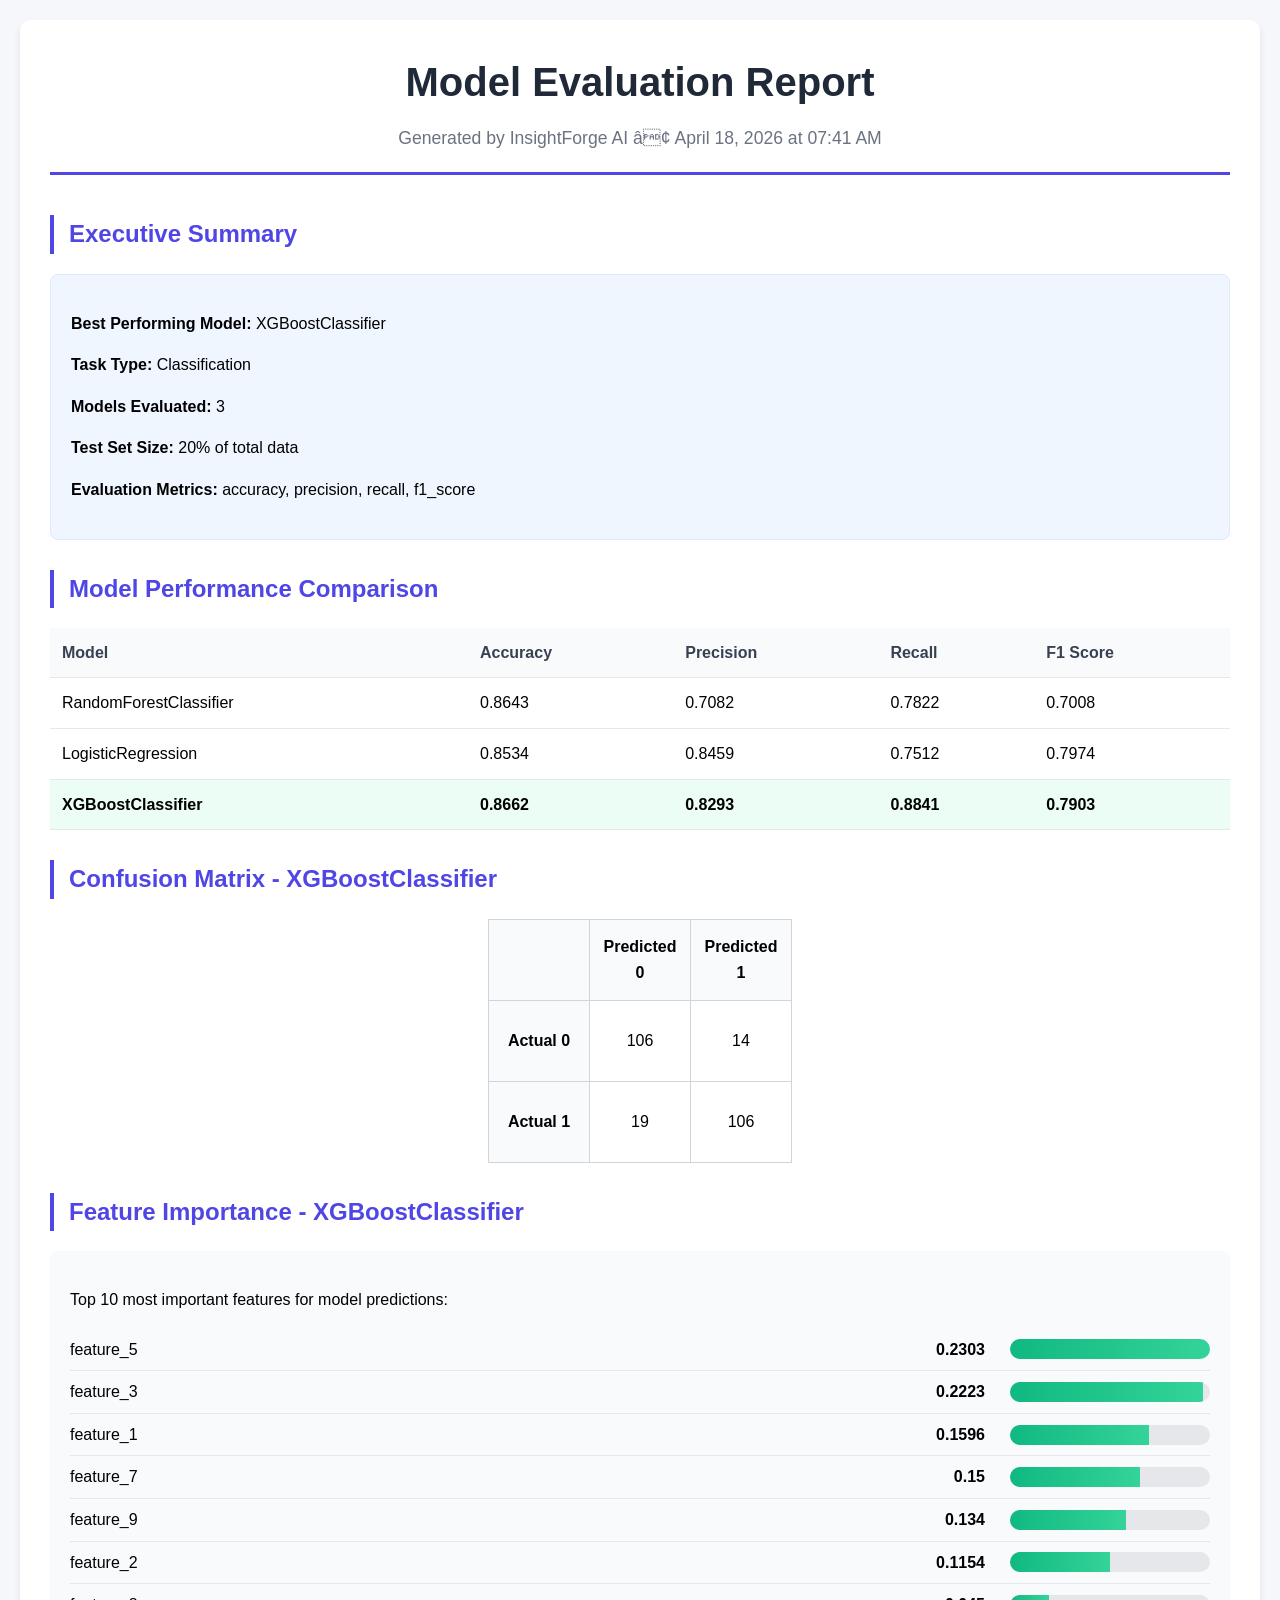
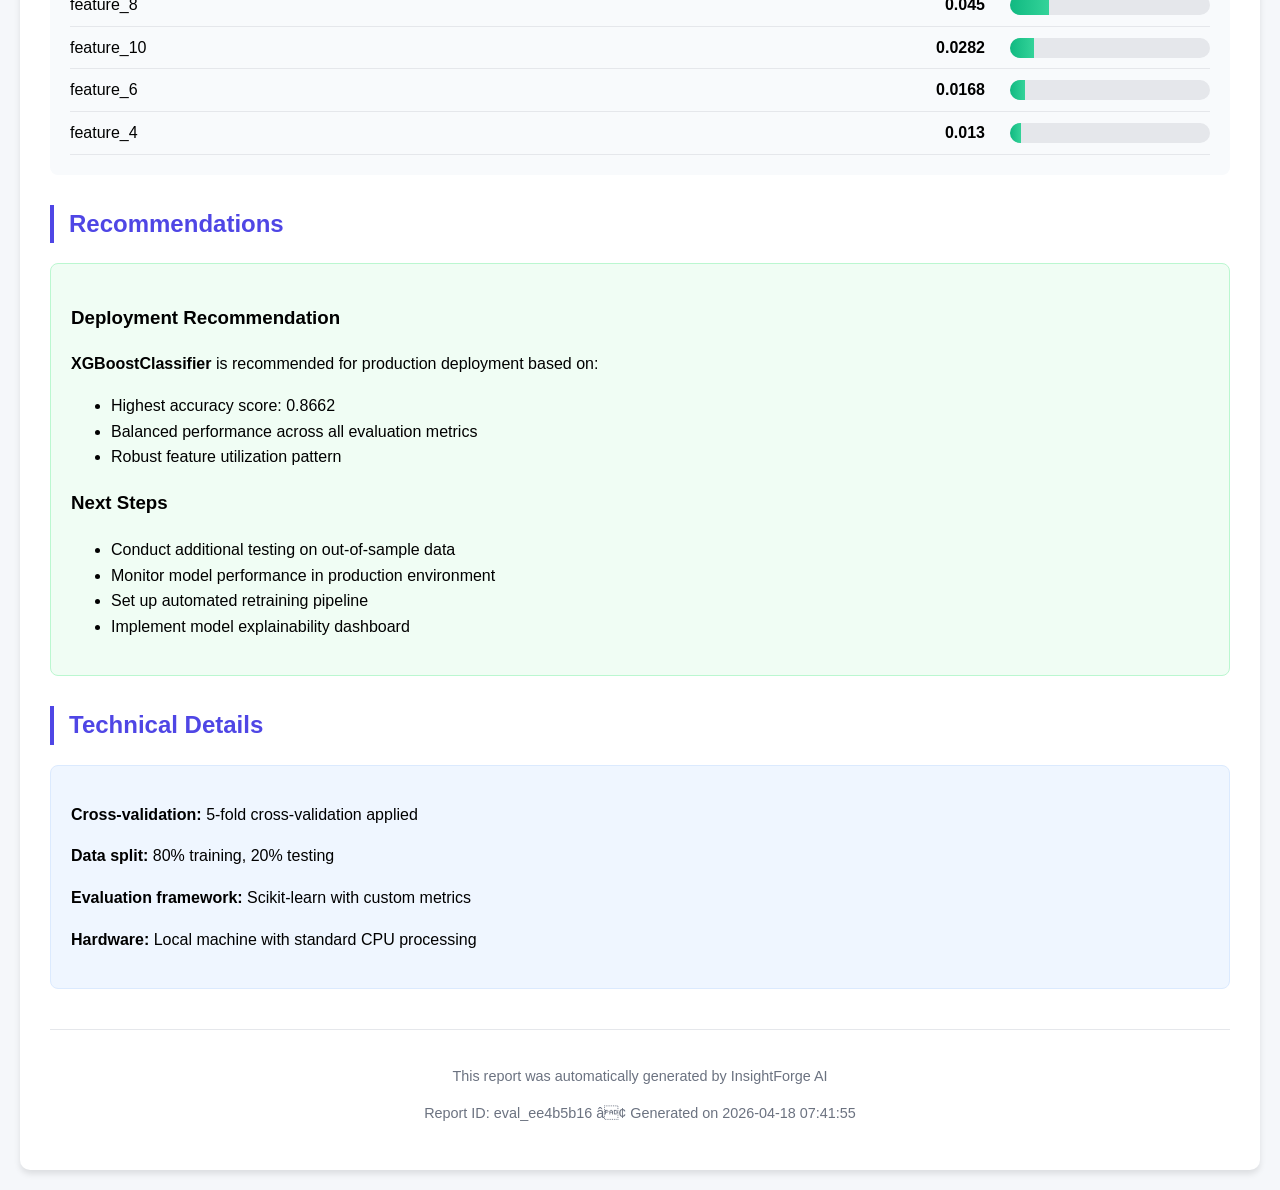
<file: tests/test_report_fixed.html>
﻿<!DOCTYPE html><html lang="en"><head><meta charset="UTF-8"><meta name="viewport" content="width=device-width, initial-scale=1.0"><title>Model Evaluation Report</title>
        <style>
        body { font-family: 'Segoe UI', Tahoma, Geneva, Verdana, sans-serif; line-height: 1.6; margin: 0; padding: 20px; background-color: #f5f7fa; }
        .container { max-width: 1200px; margin: 0 auto; background: white; padding: 30px; border-radius: 10px; box-shadow: 0 4px 6px rgba(0, 0, 0, 0.1); }
        .header { text-align: center; margin-bottom: 40px; padding-bottom: 20px; border-bottom: 3px solid #4f46e5; }
        .header h1 { color: #1f2937; margin: 0; font-size: 2.5em; }
        .header p { color: #6b7280; margin: 10px 0 0 0; font-size: 1.1em; }
        .section { margin: 30px 0; }
        .section h2 { color: #4f46e5; border-left: 4px solid #4f46e5; padding-left: 15px; font-size: 1.5em; }
        .summary-box { background: #eff6ff; border: 1px solid #dbeafe; padding: 20px; border-radius: 8px; margin: 20px 0; }
        .model-comparison { width: 100%; border-collapse: collapse; margin: 20px 0; }
        .model-comparison th, .model-comparison td { padding: 12px; text-align: left; border-bottom: 1px solid #e5e7eb; }
        .model-comparison th { background-color: #f9fafb; font-weight: 600; color: #374151; }
        .best-model { background-color: #ecfdf5; font-weight: bold; }
        .feature-importance { background: #f8fafc; padding: 20px; border-radius: 8px; margin: 20px 0; }
        .feature-item { display: flex; justify-content: space-between; align-items: center; padding: 8px 0; border-bottom: 1px solid #e5e7eb; }
        .importance-bar { width: 200px; height: 20px; background: #e5e7eb; border-radius: 10px; overflow: hidden; margin-left: 15px; }
        .importance-fill { height: 100%; background: linear-gradient(90deg, #10b981, #34d399); transition: width 0.3s ease; }
        .confusion-matrix { margin: 20px 0; }
        .confusion-table { border-collapse: collapse; margin: 20px auto; }
        .confusion-table td, .confusion-table th { width: 80px; height: 60px; text-align: center; border: 1px solid #d1d5db; padding: 10px; }
        .confusion-table th { background: #f9fafb; font-weight: bold; }
        .confusion-predicted { background: #fef3c7; }
        .confusion-actual { background: #ddd6fe; }
        .recommendation { background: #f0fdf4; border: 1px solid #bbf7d0; padding: 20px; border-radius: 8px; margin: 20px 0; }
        .metadata { color: #6b7280; font-size: 0.9em; margin-top: 40px; text-align: center; padding-top: 20px; border-top: 1px solid #e5e7eb; }
        </style>
        </head><body><div class="container"><div class="header"><h1>Model Evaluation Report</h1><p>Generated by InsightForge AI â¢ April 18, 2026 at 07:41 AM</p></div><div class="section"><h2>Executive Summary</h2><div class="summary-box"><p><strong>Best Performing Model:</strong> XGBoostClassifier</p><p><strong>Task Type:</strong> Classification</p><p><strong>Models Evaluated:</strong> 3</p><p><strong>Test Set Size:</strong> 20% of total data</p><p><strong>Evaluation Metrics:</strong> accuracy, precision, recall, f1_score</p></div></div><div class="section"><h2>Model Performance Comparison</h2><table class="model-comparison"><thead><tr><th>Model</th><th>Accuracy</th><th>Precision</th><th>Recall</th><th>F1 Score</th></tr></thead><tbody><tr class=""><td>RandomForestClassifier</td><td>0.8643</td><td>0.7082</td><td>0.7822</td><td>0.7008</td></tr><tr class=""><td>LogisticRegression</td><td>0.8534</td><td>0.8459</td><td>0.7512</td><td>0.7974</td></tr><tr class="best-model"><td>XGBoostClassifier</td><td>0.8662</td><td>0.8293</td><td>0.8841</td><td>0.7903</td></tr></tbody></table></div><div class="section"><h2>Confusion Matrix - XGBoostClassifier</h2><div class="confusion-matrix"><table class="confusion-table"><tr><th></th><th class="confusion-predicted">Predicted 0</th><th class="confusion-predicted">Predicted 1</th></tr><tr><th class="confusion-actual">Actual 0</th><td>106</td><td>14</td></tr><tr><th class="confusion-actual">Actual 1</th><td>19</td><td>106</td></tr></table></div></div><div class="section"><h2>Feature Importance - XGBoostClassifier</h2><div class="feature-importance"><p>Top 10 most important features for model predictions:</p><div class="feature-item"><span>feature_5</span><div style="display: flex; align-items: center;"><span style="margin-right: 10px; font-weight: bold;">0.2303</span><div class="importance-bar"><div class="importance-fill" style="width: 100.0%;"></div></div></div></div><div class="feature-item"><span>feature_3</span><div style="display: flex; align-items: center;"><span style="margin-right: 10px; font-weight: bold;">0.2223</span><div class="importance-bar"><div class="importance-fill" style="width: 96.5%;"></div></div></div></div><div class="feature-item"><span>feature_1</span><div style="display: flex; align-items: center;"><span style="margin-right: 10px; font-weight: bold;">0.1596</span><div class="importance-bar"><div class="importance-fill" style="width: 69.3%;"></div></div></div></div><div class="feature-item"><span>feature_7</span><div style="display: flex; align-items: center;"><span style="margin-right: 10px; font-weight: bold;">0.15</span><div class="importance-bar"><div class="importance-fill" style="width: 65.1%;"></div></div></div></div><div class="feature-item"><span>feature_9</span><div style="display: flex; align-items: center;"><span style="margin-right: 10px; font-weight: bold;">0.134</span><div class="importance-bar"><div class="importance-fill" style="width: 58.2%;"></div></div></div></div><div class="feature-item"><span>feature_2</span><div style="display: flex; align-items: center;"><span style="margin-right: 10px; font-weight: bold;">0.1154</span><div class="importance-bar"><div class="importance-fill" style="width: 50.1%;"></div></div></div></div><div class="feature-item"><span>feature_8</span><div style="display: flex; align-items: center;"><span style="margin-right: 10px; font-weight: bold;">0.045</span><div class="importance-bar"><div class="importance-fill" style="width: 19.5%;"></div></div></div></div><div class="feature-item"><span>feature_10</span><div style="display: flex; align-items: center;"><span style="margin-right: 10px; font-weight: bold;">0.0282</span><div class="importance-bar"><div class="importance-fill" style="width: 12.2%;"></div></div></div></div><div class="feature-item"><span>feature_6</span><div style="display: flex; align-items: center;"><span style="margin-right: 10px; font-weight: bold;">0.0168</span><div class="importance-bar"><div class="importance-fill" style="width: 7.3%;"></div></div></div></div><div class="feature-item"><span>feature_4</span><div style="display: flex; align-items: center;"><span style="margin-right: 10px; font-weight: bold;">0.013</span><div class="importance-bar"><div class="importance-fill" style="width: 5.6%;"></div></div></div></div></div></div><div class="section"><h2>Recommendations</h2><div class="recommendation"><h3>Deployment Recommendation</h3><p><strong>XGBoostClassifier</strong> is recommended for production deployment based on:</p><ul><li>Highest accuracy score: 0.8662</li><li>Balanced performance across all evaluation metrics</li><li>Robust feature utilization pattern</li></ul><h3>Next Steps</h3><ul><li>Conduct additional testing on out-of-sample data</li><li>Monitor model performance in production environment</li><li>Set up automated retraining pipeline</li><li>Implement model explainability dashboard</li></ul></div></div><div class="section"><h2>Technical Details</h2><div class="summary-box"><p><strong>Cross-validation:</strong> 5-fold cross-validation applied</p><p><strong>Data split:</strong> 80% training, 20% testing</p><p><strong>Evaluation framework:</strong> Scikit-learn with custom metrics</p><p><strong>Hardware:</strong> Local machine with standard CPU processing</p></div></div><div class="metadata"><p>This report was automatically generated by InsightForge AI</p><p>Report ID: eval_ee4b5b16 â¢ Generated on 2026-04-18 07:41:55</p></div></div></body></html>
</file>
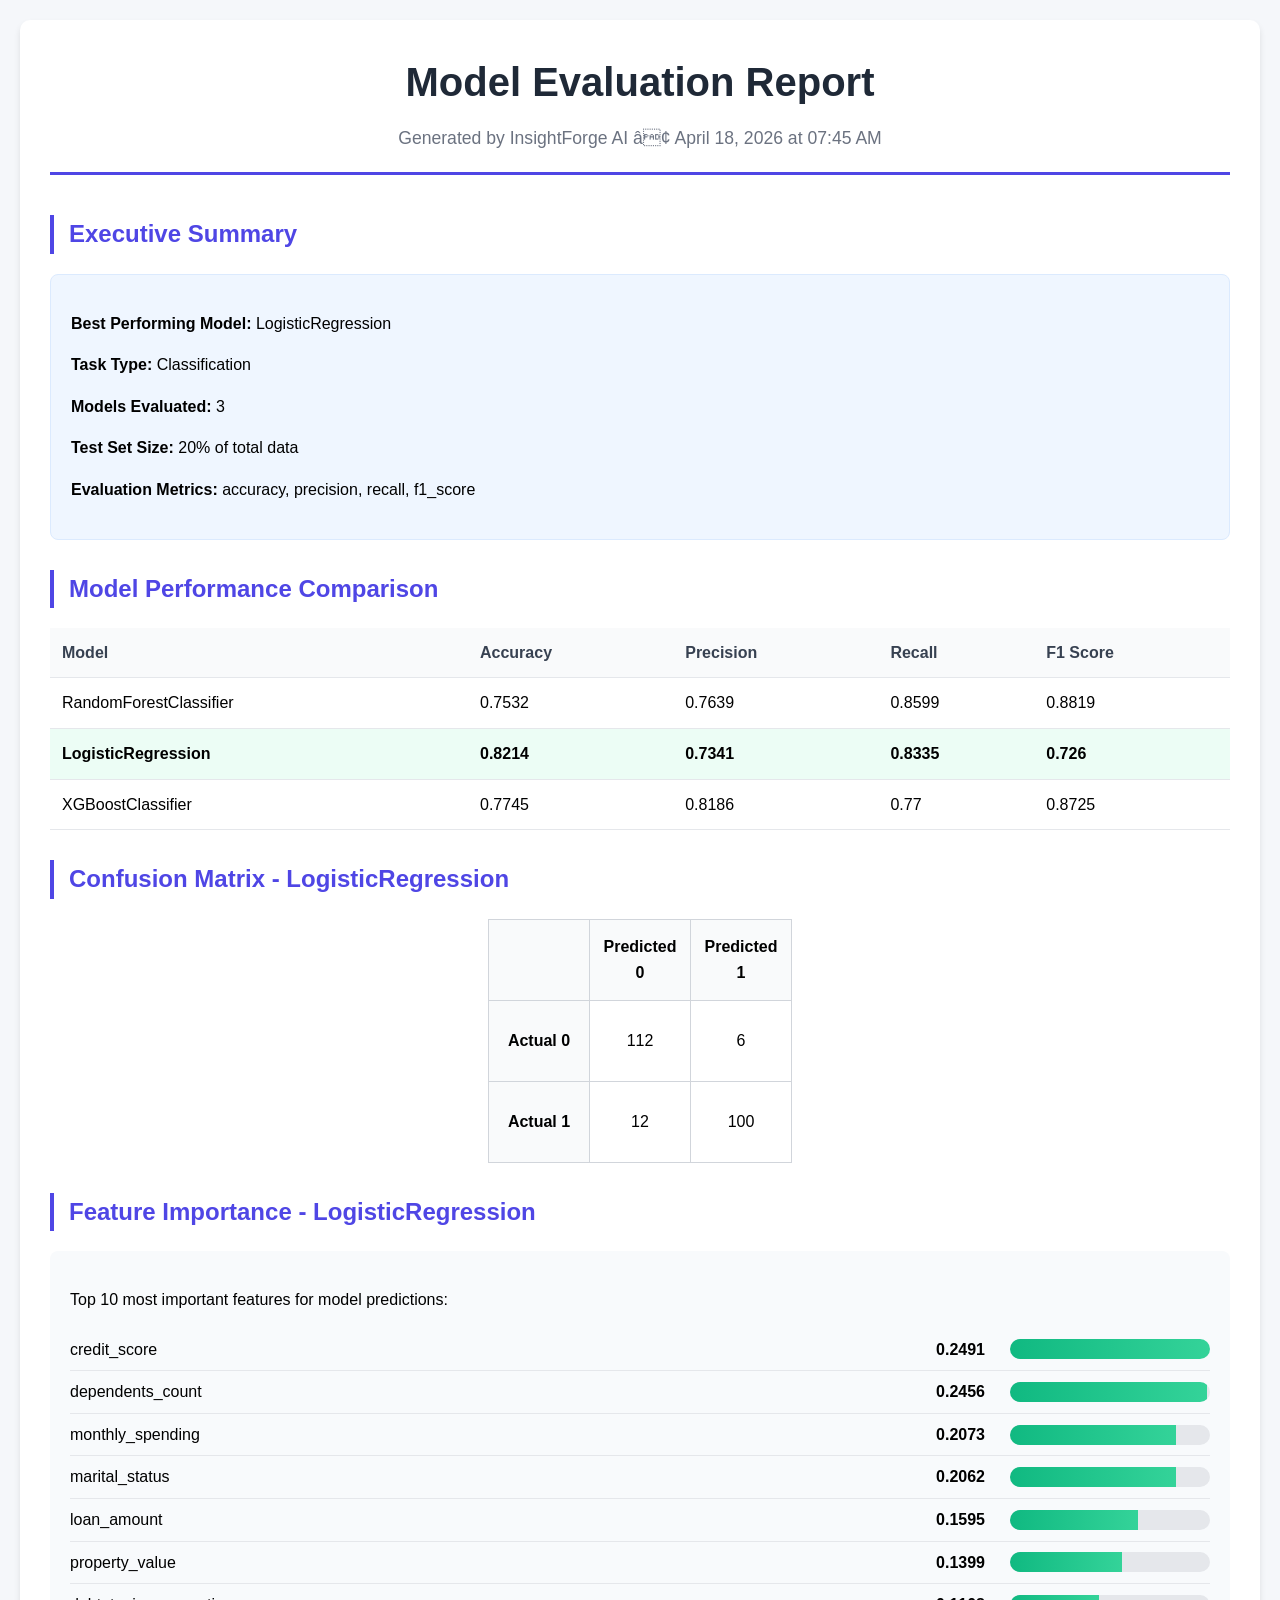
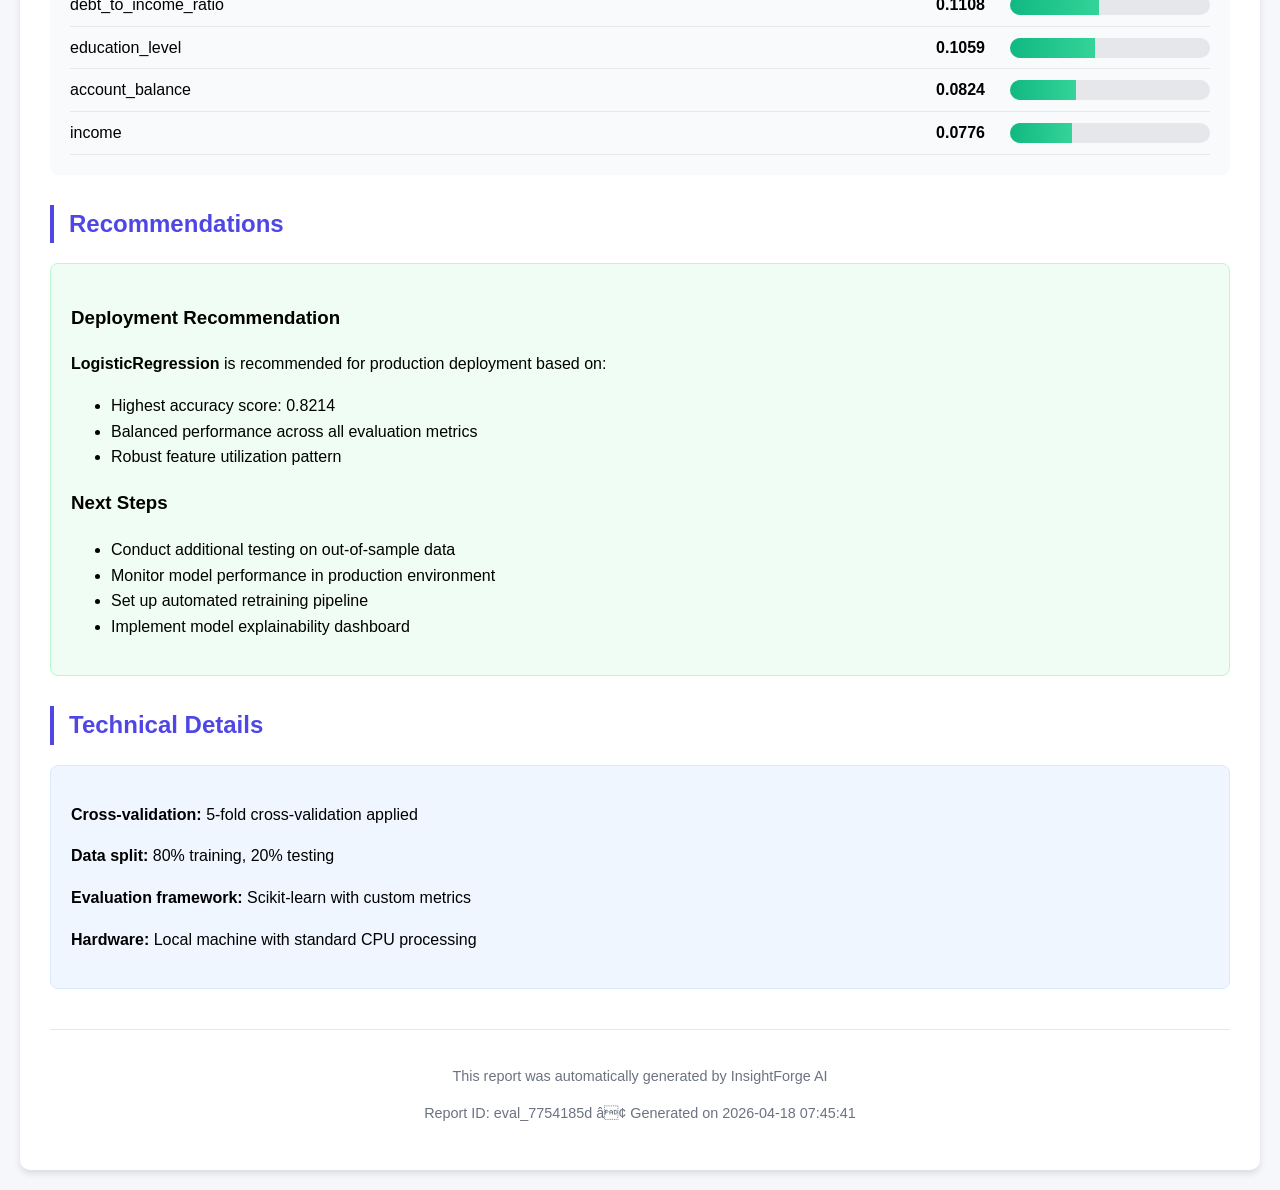
<file: tests/test_report_realistic_features.html>
﻿<!DOCTYPE html><html lang="en"><head><meta charset="UTF-8"><meta name="viewport" content="width=device-width, initial-scale=1.0"><title>Model Evaluation Report</title>
        <style>
        body { font-family: 'Segoe UI', Tahoma, Geneva, Verdana, sans-serif; line-height: 1.6; margin: 0; padding: 20px; background-color: #f5f7fa; }
        .container { max-width: 1200px; margin: 0 auto; background: white; padding: 30px; border-radius: 10px; box-shadow: 0 4px 6px rgba(0, 0, 0, 0.1); }
        .header { text-align: center; margin-bottom: 40px; padding-bottom: 20px; border-bottom: 3px solid #4f46e5; }
        .header h1 { color: #1f2937; margin: 0; font-size: 2.5em; }
        .header p { color: #6b7280; margin: 10px 0 0 0; font-size: 1.1em; }
        .section { margin: 30px 0; }
        .section h2 { color: #4f46e5; border-left: 4px solid #4f46e5; padding-left: 15px; font-size: 1.5em; }
        .summary-box { background: #eff6ff; border: 1px solid #dbeafe; padding: 20px; border-radius: 8px; margin: 20px 0; }
        .model-comparison { width: 100%; border-collapse: collapse; margin: 20px 0; }
        .model-comparison th, .model-comparison td { padding: 12px; text-align: left; border-bottom: 1px solid #e5e7eb; }
        .model-comparison th { background-color: #f9fafb; font-weight: 600; color: #374151; }
        .best-model { background-color: #ecfdf5; font-weight: bold; }
        .feature-importance { background: #f8fafc; padding: 20px; border-radius: 8px; margin: 20px 0; }
        .feature-item { display: flex; justify-content: space-between; align-items: center; padding: 8px 0; border-bottom: 1px solid #e5e7eb; }
        .importance-bar { width: 200px; height: 20px; background: #e5e7eb; border-radius: 10px; overflow: hidden; margin-left: 15px; }
        .importance-fill { height: 100%; background: linear-gradient(90deg, #10b981, #34d399); transition: width 0.3s ease; }
        .confusion-matrix { margin: 20px 0; }
        .confusion-table { border-collapse: collapse; margin: 20px auto; }
        .confusion-table td, .confusion-table th { width: 80px; height: 60px; text-align: center; border: 1px solid #d1d5db; padding: 10px; }
        .confusion-table th { background: #f9fafb; font-weight: bold; }
        .confusion-predicted { background: #fef3c7; }
        .confusion-actual { background: #ddd6fe; }
        .recommendation { background: #f0fdf4; border: 1px solid #bbf7d0; padding: 20px; border-radius: 8px; margin: 20px 0; }
        .metadata { color: #6b7280; font-size: 0.9em; margin-top: 40px; text-align: center; padding-top: 20px; border-top: 1px solid #e5e7eb; }
        </style>
        </head><body><div class="container"><div class="header"><h1>Model Evaluation Report</h1><p>Generated by InsightForge AI â¢ April 18, 2026 at 07:45 AM</p></div><div class="section"><h2>Executive Summary</h2><div class="summary-box"><p><strong>Best Performing Model:</strong> LogisticRegression</p><p><strong>Task Type:</strong> Classification</p><p><strong>Models Evaluated:</strong> 3</p><p><strong>Test Set Size:</strong> 20% of total data</p><p><strong>Evaluation Metrics:</strong> accuracy, precision, recall, f1_score</p></div></div><div class="section"><h2>Model Performance Comparison</h2><table class="model-comparison"><thead><tr><th>Model</th><th>Accuracy</th><th>Precision</th><th>Recall</th><th>F1 Score</th></tr></thead><tbody><tr class=""><td>RandomForestClassifier</td><td>0.7532</td><td>0.7639</td><td>0.8599</td><td>0.8819</td></tr><tr class="best-model"><td>LogisticRegression</td><td>0.8214</td><td>0.7341</td><td>0.8335</td><td>0.726</td></tr><tr class=""><td>XGBoostClassifier</td><td>0.7745</td><td>0.8186</td><td>0.77</td><td>0.8725</td></tr></tbody></table></div><div class="section"><h2>Confusion Matrix - LogisticRegression</h2><div class="confusion-matrix"><table class="confusion-table"><tr><th></th><th class="confusion-predicted">Predicted 0</th><th class="confusion-predicted">Predicted 1</th></tr><tr><th class="confusion-actual">Actual 0</th><td>112</td><td>6</td></tr><tr><th class="confusion-actual">Actual 1</th><td>12</td><td>100</td></tr></table></div></div><div class="section"><h2>Feature Importance - LogisticRegression</h2><div class="feature-importance"><p>Top 10 most important features for model predictions:</p><div class="feature-item"><span>credit_score</span><div style="display: flex; align-items: center;"><span style="margin-right: 10px; font-weight: bold;">0.2491</span><div class="importance-bar"><div class="importance-fill" style="width: 100.0%;"></div></div></div></div><div class="feature-item"><span>dependents_count</span><div style="display: flex; align-items: center;"><span style="margin-right: 10px; font-weight: bold;">0.2456</span><div class="importance-bar"><div class="importance-fill" style="width: 98.6%;"></div></div></div></div><div class="feature-item"><span>monthly_spending</span><div style="display: flex; align-items: center;"><span style="margin-right: 10px; font-weight: bold;">0.2073</span><div class="importance-bar"><div class="importance-fill" style="width: 83.2%;"></div></div></div></div><div class="feature-item"><span>marital_status</span><div style="display: flex; align-items: center;"><span style="margin-right: 10px; font-weight: bold;">0.2062</span><div class="importance-bar"><div class="importance-fill" style="width: 82.8%;"></div></div></div></div><div class="feature-item"><span>loan_amount</span><div style="display: flex; align-items: center;"><span style="margin-right: 10px; font-weight: bold;">0.1595</span><div class="importance-bar"><div class="importance-fill" style="width: 64.0%;"></div></div></div></div><div class="feature-item"><span>property_value</span><div style="display: flex; align-items: center;"><span style="margin-right: 10px; font-weight: bold;">0.1399</span><div class="importance-bar"><div class="importance-fill" style="width: 56.2%;"></div></div></div></div><div class="feature-item"><span>debt_to_income_ratio</span><div style="display: flex; align-items: center;"><span style="margin-right: 10px; font-weight: bold;">0.1108</span><div class="importance-bar"><div class="importance-fill" style="width: 44.5%;"></div></div></div></div><div class="feature-item"><span>education_level</span><div style="display: flex; align-items: center;"><span style="margin-right: 10px; font-weight: bold;">0.1059</span><div class="importance-bar"><div class="importance-fill" style="width: 42.5%;"></div></div></div></div><div class="feature-item"><span>account_balance</span><div style="display: flex; align-items: center;"><span style="margin-right: 10px; font-weight: bold;">0.0824</span><div class="importance-bar"><div class="importance-fill" style="width: 33.1%;"></div></div></div></div><div class="feature-item"><span>income</span><div style="display: flex; align-items: center;"><span style="margin-right: 10px; font-weight: bold;">0.0776</span><div class="importance-bar"><div class="importance-fill" style="width: 31.2%;"></div></div></div></div></div></div><div class="section"><h2>Recommendations</h2><div class="recommendation"><h3>Deployment Recommendation</h3><p><strong>LogisticRegression</strong> is recommended for production deployment based on:</p><ul><li>Highest accuracy score: 0.8214</li><li>Balanced performance across all evaluation metrics</li><li>Robust feature utilization pattern</li></ul><h3>Next Steps</h3><ul><li>Conduct additional testing on out-of-sample data</li><li>Monitor model performance in production environment</li><li>Set up automated retraining pipeline</li><li>Implement model explainability dashboard</li></ul></div></div><div class="section"><h2>Technical Details</h2><div class="summary-box"><p><strong>Cross-validation:</strong> 5-fold cross-validation applied</p><p><strong>Data split:</strong> 80% training, 20% testing</p><p><strong>Evaluation framework:</strong> Scikit-learn with custom metrics</p><p><strong>Hardware:</strong> Local machine with standard CPU processing</p></div></div><div class="metadata"><p>This report was automatically generated by InsightForge AI</p><p>Report ID: eval_7754185d â¢ Generated on 2026-04-18 07:45:41</p></div></div></body></html>
</file>
